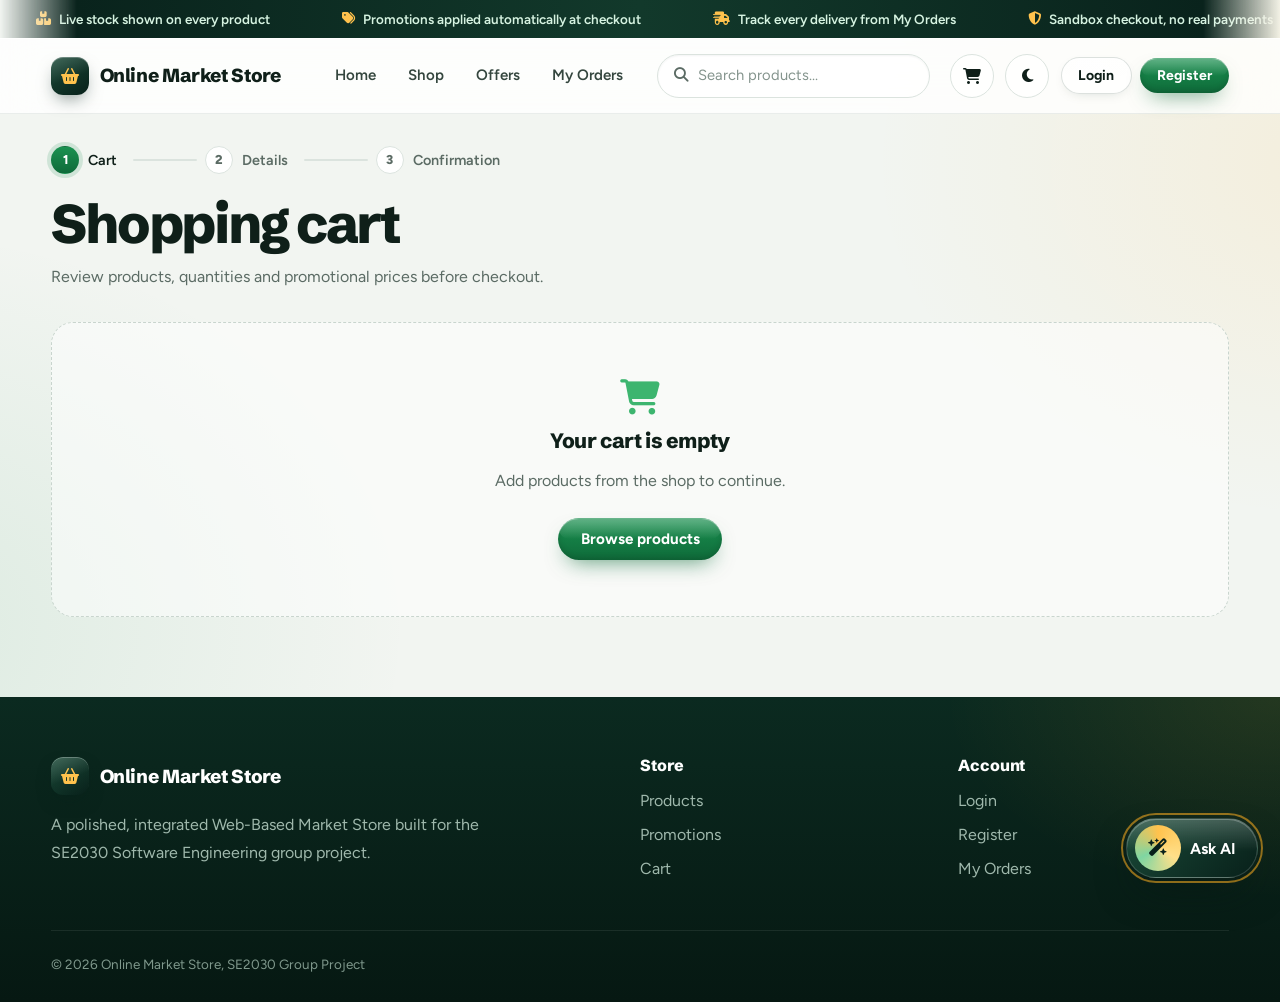
<file: Frontend/cart.html>
<!DOCTYPE html>
<html lang="en">
<head>
  <meta charset="UTF-8">
  <meta name="viewport" content="width=device-width,initial-scale=1.0">
  <meta name="theme-color" content="#0b2a20">
  <title>Cart | Online Market Store</title>
  <link rel="preconnect" href="https://fonts.googleapis.com">
  <link rel="preconnect" href="https://fonts.gstatic.com" crossorigin>
  <link rel="stylesheet" href="https://fonts.googleapis.com/css2?family=Figtree:wght@400;500;600;700;800&amp;family=Schibsted+Grotesk:wght@600;700;800;900&amp;display=swap">
  <link rel="stylesheet" href="https://cdnjs.cloudflare.com/ajax/libs/font-awesome/6.5.0/css/all.min.css">
  <link rel="stylesheet" href="css/market.css">
  <link rel="stylesheet" href="css/chatbot.css">
  <script src="js/theme.js"></script>
  <script src="js/enhance.js" defer></script>
  <script src="js/chatbot-config.js" defer></script>
  <script src="js/chatbot.js" defer></script>
</head>
<body>
  <div class="announce" role="note" aria-label="Store highlights"><div class="announce-track"><span class="announce-item"><i class="fas fa-boxes-stacked"></i> Live stock shown on every product</span><span class="announce-item"><i class="fas fa-tags"></i> Promotions applied automatically at checkout</span><span class="announce-item"><i class="fas fa-truck-fast"></i> Track every delivery from My Orders</span><span class="announce-item"><i class="fas fa-shield-halved"></i> Sandbox checkout, no real payments</span><span class="announce-item"><i class="fas fa-layer-group"></i> 8 departments, 20+ products</span><span class="announce-dup" aria-hidden="true"><span class="announce-item"><i class="fas fa-boxes-stacked"></i> Live stock shown on every product</span><span class="announce-item"><i class="fas fa-tags"></i> Promotions applied automatically at checkout</span><span class="announce-item"><i class="fas fa-truck-fast"></i> Track every delivery from My Orders</span><span class="announce-item"><i class="fas fa-shield-halved"></i> Sandbox checkout, no real payments</span><span class="announce-item"><i class="fas fa-layer-group"></i> 8 departments, 20+ products</span></span></div></div>
  <nav class="navbar">
    <a class="brand" href="index.html"><span class="brand-mark"><i class="fas fa-basket-shopping"></i></span> <span class="brand-name">Online Market Store</span></a>
    <ul class="nav-links">
      <li><a href="index.html">Home</a></li>
      <li><a href="shop.html">Shop</a></li>
      <li><a href="offers.html">Offers</a></li>
      <li><a href="user-dashboard.html">My Orders</a></li>
    </ul>
    <form class="nav-search" action="shop.html" method="get" role="search"><i class="fas fa-search" aria-hidden="true"></i><input name="q" placeholder="Search products..." aria-label="Search products"></form>
    <div class="nav-actions">
      <a class="cart-link" href="cart.html" aria-label="Shopping cart"><i class="fas fa-cart-shopping"></i><span id="cartCount" class="cart-count"></span></a>
      <div id="authActions"></div>
    </div>
  </nav>

  <main class="container">
    <ol class="stepper" aria-label="Checkout progress"><li class="is-current" aria-current="step"><span class="step-num">1</span><span class="step-label">Cart</span></li><li class=""><span class="step-num">2</span><span class="step-label">Details</span></li><li class=""><span class="step-num">3</span><span class="step-label">Confirmation</span></li></ol>
    <div class="page-hero">
      <h1>Shopping cart</h1>
      <p>Review products, quantities and promotional prices before checkout.</p>
    </div>
    <div id="cartArea"></div>
  </main>

  <footer class="footer">
    <div class="container footer-grid">
      <div>
        <a class="brand" href="index.html"><span class="brand-mark"><i class="fas fa-basket-shopping"></i></span> Online Market Store</a>
        <p class="footer-about">A polished, integrated Web-Based Market Store built for the SE2030 Software Engineering group project.</p>
      </div>
      <div>
        <h4>Store</h4>
        <a href="shop.html">Products</a>
        <a href="offers.html">Promotions</a>
        <a href="cart.html">Cart</a>
      </div>
      <div>
        <h4>Account</h4>
        <a href="login.html">Login</a>
        <a href="register.html">Register</a>
        <a href="user-dashboard.html">My Orders</a>
      </div>
    </div>
    <div class="container copyright">© 2026 Online Market Store, SE2030 Group Project</div>
  </footer>

  <script src="js/api.js"></script><script src="js/store.js"></script><script>
function render(){const items=cart.get(),host=document.getElementById('cartArea');if(!items.length){host.innerHTML='<div class="empty"><i class="fas fa-cart-shopping"></i><h3>Your cart is empty</h3><p style="margin:1rem 0 1.5rem">Add products from the shop to continue.</p><a class="btn btn-primary" href="shop.html">Browse products</a></div>';return}let total=0;const rows=items.map((x,i)=>{const sub=Number(x.price)*x.qty;total+=sub;const img=x.image||productImage(x.name,x.category||'');return `<div class="cart-item"><div class="cart-product"><div class="cart-icon"><img src="${img}" alt="${escapeHtml(x.name)}"></div><div><strong>${escapeHtml(x.name)}</strong><div style="color:#94a3b8;font-size:.82rem;margin-top:.2rem">${money(x.price)} each</div></div></div><div style="display:flex;align-items:center;gap:1.2rem;flex-wrap:wrap"><div class="qty"><button onclick="changeQty(${i},-1)">−</button><strong>${x.qty}</strong><button onclick="changeQty(${i},1)">+</button></div><strong style="min-width:120px;text-align:right">${money(sub)}</strong><button class="btn btn-danger btn-sm" onclick="removeItem(${i})"><i class="fas fa-trash"></i></button></div></div>`}).join('');host.innerHTML=`<div class="cart-layout"><section>${rows}</section><aside class="summary"><h3>Order summary</h3><div class="summary-row"><span>Items</span><span>${items.reduce((n,x)=>n+x.qty,0)}</span></div><div class="summary-row"><span>Promotional pricing</span><span style="color:#86efac">Included</span></div><div class="summary-row"><span>Delivery</span><span>Assigned at checkout</span></div><div class="summary-row summary-total"><span>Total</span><span>${money(total)}</span></div><a class="btn btn-primary" href="checkout.html" style="width:100%;margin-top:1rem">Proceed to Checkout</a><button class="btn btn-outline" onclick="cart.clear();render()" style="width:100%;margin-top:.7rem">Clear Cart</button></aside></div>`}window.changeQty=(i,d)=>{const items=cart.get();items[i].qty=Math.max(1,items[i].qty+d);cart.set(items);render()};window.removeItem=i=>{const items=cart.get();items.splice(i,1);cart.set(items);render()};render();
</script></body></html>
</file>
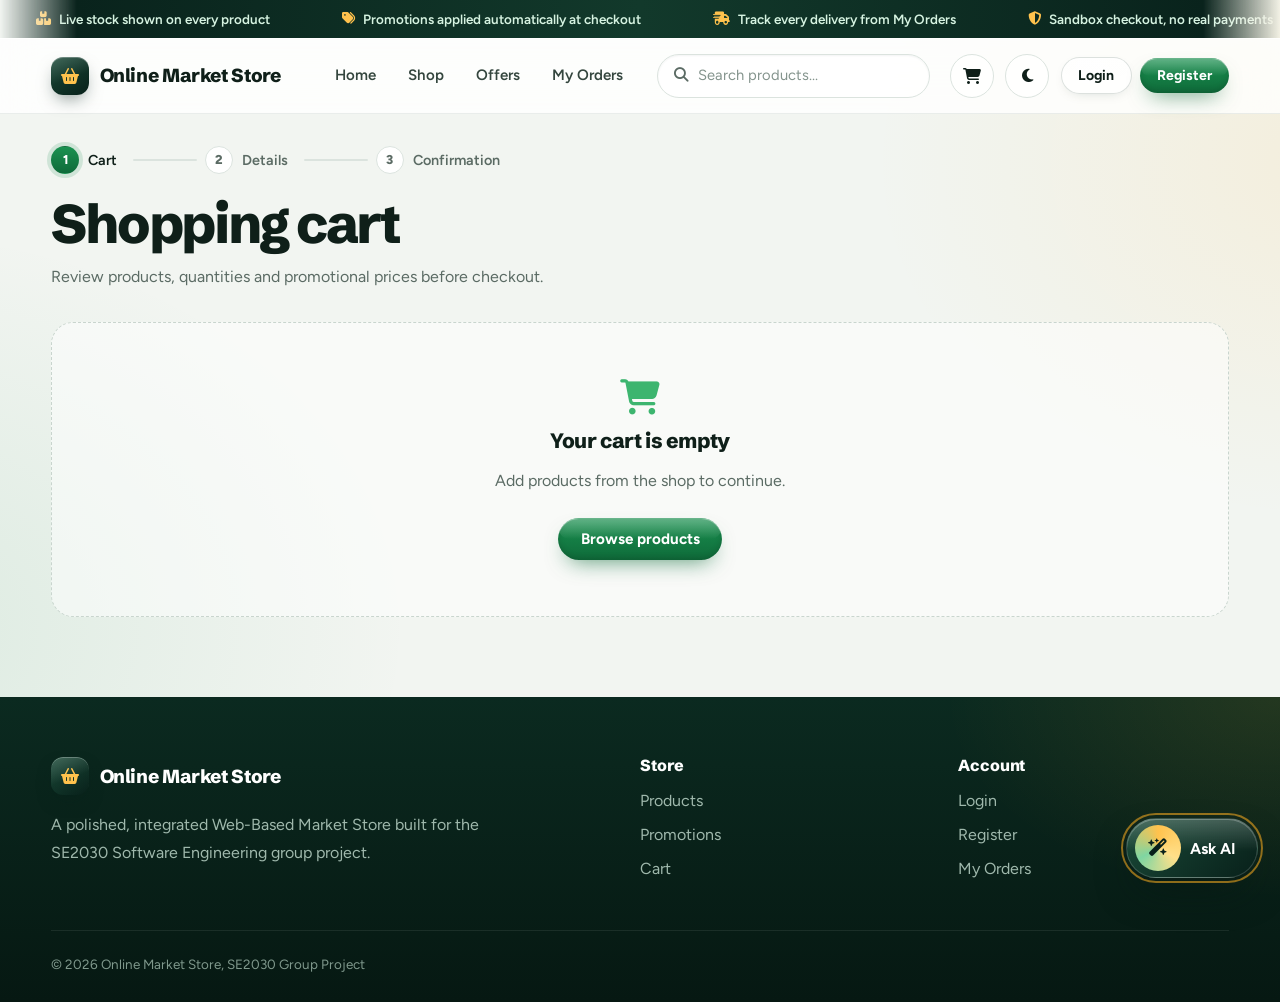
<file: Frontend/checkout.html>
<!DOCTYPE html>
<html lang="en">
<head>
  <meta charset="UTF-8">
  <meta name="viewport" content="width=device-width,initial-scale=1.0">
  <meta name="theme-color" content="#0b2a20">
  <title>Checkout | Online Market Store</title>
  <link rel="preconnect" href="https://fonts.googleapis.com">
  <link rel="preconnect" href="https://fonts.gstatic.com" crossorigin>
  <link rel="stylesheet" href="https://fonts.googleapis.com/css2?family=Figtree:wght@400;500;600;700;800&amp;family=Schibsted+Grotesk:wght@600;700;800;900&amp;display=swap">
  <link rel="stylesheet" href="https://cdnjs.cloudflare.com/ajax/libs/font-awesome/6.5.0/css/all.min.css">
  <link rel="stylesheet" href="css/market.css">
  <script src="js/theme.js"></script>
  <script src="js/enhance.js" defer></script>
</head>
<body>
  <nav class="navbar">
    <a class="brand" href="index.html"><span class="brand-mark"><i class="fas fa-basket-shopping"></i></span> <span class="brand-name">Online Market Store</span></a>
    <ul class="nav-links">
      <li><a href="shop.html">Continue Shopping</a></li>
      <li><a href="cart.html">Back to Cart</a></li>
    </ul>
    <div class="nav-actions">
      <div id="authActions"></div>
    </div>
  </nav>

  <main class="container">
    <ol class="stepper" aria-label="Checkout progress"><li class="is-done"><span class="step-num"><i class="fas fa-check"></i></span><span class="step-label">Cart</span></li><li class="is-current" aria-current="step"><span class="step-num">2</span><span class="step-label">Details</span></li><li class=""><span class="step-num">3</span><span class="step-label">Confirmation</span></li></ol>
    <div class="page-hero">
      <h1>Place your order</h1>
      <p>Promotional effective prices are calculated in the backend and become the OrderItem unit prices used by Order Management.</p>
    </div>
    <div class="cart-layout">
      <section class="checkout-panel" aria-labelledby="detailsTitle">
        <div id="message"></div>
        <div class="panel-block">
          <h3 class="panel-title" id="detailsTitle"><i class="fas fa-location-dot"></i> Delivery details</h3>
          <div class="form-group"><label for="name">Customer name</label><input class="input" id="name" autocomplete="name"></div>
          <div class="form-group"><label for="address">Delivery address</label><textarea class="input" id="address" rows="4" placeholder="House number, street, city" autocomplete="street-address"></textarea></div>
        </div>
        <div class="panel-block">
          <h3 class="panel-title"><i class="fas fa-credit-card"></i> Payment</h3>
          <div class="form-group"><label for="payment">Demo payment method</label><select class="select" id="payment"><option>Visa / Mastercard (Sandbox)</option><option>Cash on Delivery (Demo)</option></select></div>
          <div class="alert alert-success"><i class="fas fa-shield-halved" style="margin-top:.2rem"></i><span><strong>Academic sandbox:</strong> no real card information or real payment is processed.</span></div>
        </div>
        <button class="btn btn-primary" id="placeBtn"><i class="fas fa-circle-check"></i> Confirm &amp; Place Order</button>
      </section>
      <div class="checkout-aside">
        <aside class="summary" id="orderSummary"></aside>
        <ul class="trust-list">
          <li><i class="fas fa-lock"></i><span><strong>Secure demo checkout.</strong> Nothing is charged.</span></li>
          <li><i class="fas fa-tags"></i><span><strong>Prices verified by the backend.</strong> Active promotions are applied to each item.</span></li>
          <li><i class="fas fa-truck-fast"></i><span><strong>Delivery record created automatically</strong> and trackable from My Orders.</span></li>
        </ul>
      </div>
    </div>
  </main>

  <footer class="footer footer--slim"><div class="container copyright">© 2026 Online Market Store, SE2030 Group Project</div></footer>

  <script src="js/api.js"></script><script src="js/store.js"></script><script>
const user=session.get();if(!user){localStorage.setItem('after_login','checkout.html');location.href='login.html'}const items=cart.get();if(!items.length)location.href='cart.html';document.getElementById('name').value=user?.name||'';function summary(){let total=0;document.getElementById('orderSummary').innerHTML='<h3>Order summary</h3>'+items.map(x=>{const s=Number(x.price)*x.qty;total+=s;return `<div class="summary-row"><span>${escapeHtml(x.name)} × ${x.qty}</span><span>${money(s)}</span></div>`}).join('')+`<div class="summary-row"><span>Delivery status</span><span style="color:#86efac">Preparing after checkout</span></div><div class="summary-row summary-total"><span>Total</span><span>${money(total)}</span></div>`}summary();document.getElementById('placeBtn').onclick=async()=>{const name=document.getElementById('name').value.trim(),address=document.getElementById('address').value.trim(),msg=document.getElementById('message');if(!name||!address){msg.innerHTML='<div class="alert alert-error">Name and delivery address are required.</div>';return}const btn=document.getElementById('placeBtn');btn.disabled=true;btn.textContent='Placing order...';try{const result=await api.checkout({customerName:name,deliveryAddress:address,items:items.map(x=>({productId:x.id,quantity:x.qty}))});cart.clear();msg.innerHTML=`<div class="alert alert-success">Order #${result.order.id} placed successfully. A delivery record has been created.</div>`;setTimeout(()=>location.href=`user-dashboard.html?order=${result.order.id}`,900)}catch(e){msg.innerHTML=`<div class="alert alert-error">${escapeHtml(e.message)}</div>`;btn.disabled=false;btn.innerHTML='<i class="fas fa-circle-check"></i> Confirm & Place Order'} };
</script></body></html>
</file>
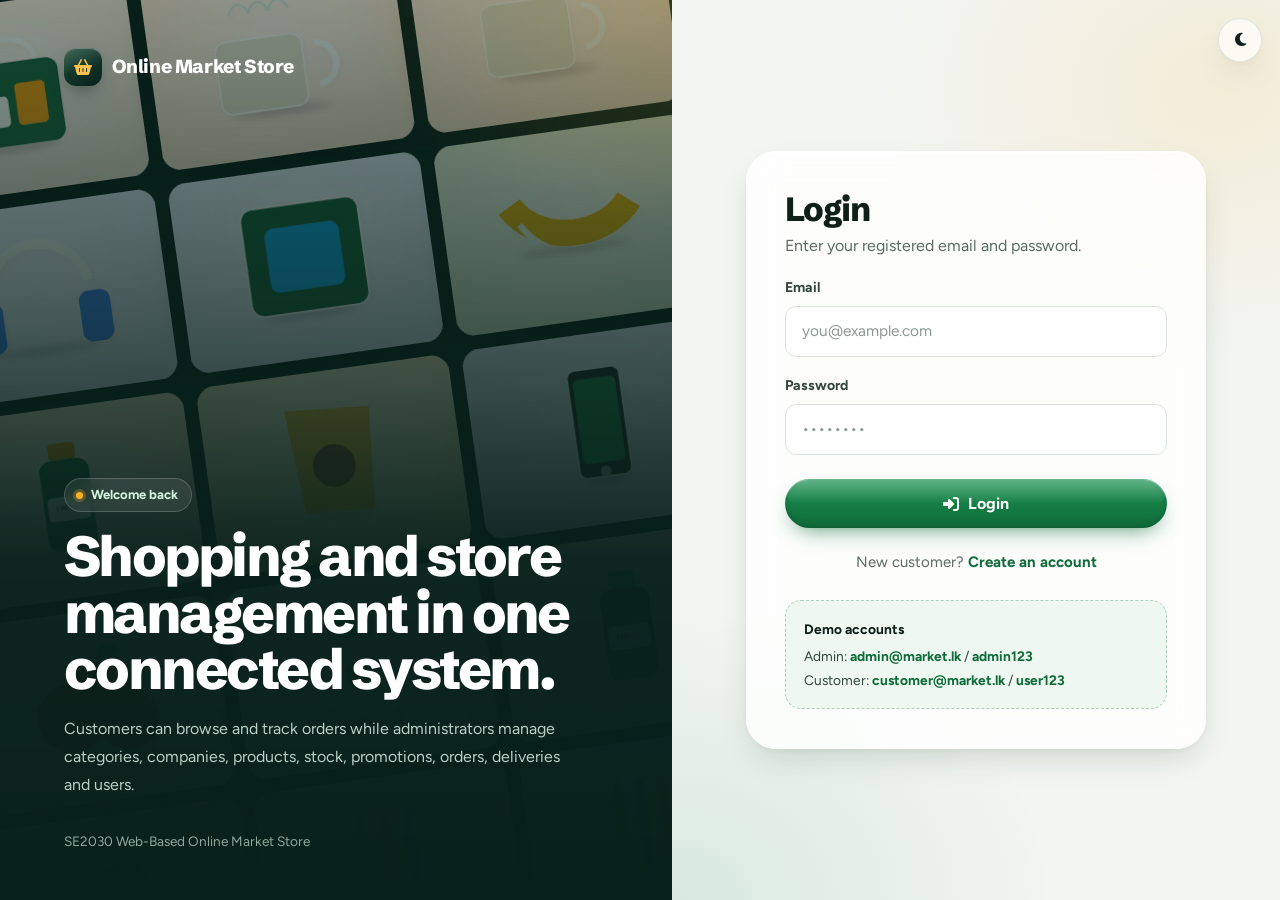
<file: Frontend/login.html>
<!DOCTYPE html>
<html lang="en">
<head>
  <meta charset="UTF-8">
  <meta name="viewport" content="width=device-width,initial-scale=1.0">
  <meta name="theme-color" content="#0b2a20">
  <title>Login | Online Market Store</title>
  <link rel="preconnect" href="https://fonts.googleapis.com">
  <link rel="preconnect" href="https://fonts.gstatic.com" crossorigin>
  <link rel="stylesheet" href="https://fonts.googleapis.com/css2?family=Figtree:wght@400;500;600;700;800&amp;family=Schibsted+Grotesk:wght@600;700;800;900&amp;display=swap">
  <link rel="stylesheet" href="https://cdnjs.cloudflare.com/ajax/libs/font-awesome/6.5.0/css/all.min.css">
  <link rel="stylesheet" href="css/market.css">
  <script src="js/theme.js"></script>
  <script src="js/enhance.js" defer></script>
</head>
<body>
  <div class="auth-layout">
    <section class="auth-art">
      <div class="auth-showcase"><div class="showcase-col"><div class="showcase-track"><figure class="tile"><img src="assets/products/premium-rice.jpg" alt="Premium Rice Pack" loading="lazy"></figure><figure class="tile"><img src="assets/products/wireless-headphones.jpg" alt="Wireless Headphones" loading="lazy"></figure><figure class="tile"><img src="assets/products/mango-juice.jpg" alt="Tropical Mango Juice" loading="lazy"></figure><figure class="tile"><img src="assets/products/fresh-apple.jpg" alt="Fresh Apple Pack" loading="lazy"></figure><figure class="tile"><img src="assets/products/shampoo.jpg" alt="Herbal Shampoo" loading="lazy"></figure><figure class="tile" aria-hidden="true"><img src="assets/products/premium-rice.jpg" alt="" loading="lazy"></figure><figure class="tile" aria-hidden="true"><img src="assets/products/wireless-headphones.jpg" alt="" loading="lazy"></figure><figure class="tile" aria-hidden="true"><img src="assets/products/mango-juice.jpg" alt="" loading="lazy"></figure><figure class="tile" aria-hidden="true"><img src="assets/products/fresh-apple.jpg" alt="" loading="lazy"></figure><figure class="tile" aria-hidden="true"><img src="assets/products/shampoo.jpg" alt="" loading="lazy"></figure></div></div><div class="showcase-col"><div class="showcase-track"><figure class="tile"><img src="assets/products/ceylon-tea.jpg" alt="Ceylon Tea Premium" loading="lazy"></figure><figure class="tile"><img src="assets/products/bluetooth-speaker.jpg" alt="Portable Bluetooth Speaker" loading="lazy"></figure><figure class="tile"><img src="assets/products/cashew-mix.jpg" alt="Roasted Cashew Mix" loading="lazy"></figure><figure class="tile"><img src="assets/products/laundry-liquid.jpg" alt="Eco Laundry Liquid" loading="lazy"></figure><figure class="tile"><img src="assets/products/notebook-set.jpg" alt="Premium Notebook Set" loading="lazy"></figure><figure class="tile" aria-hidden="true"><img src="assets/products/ceylon-tea.jpg" alt="" loading="lazy"></figure><figure class="tile" aria-hidden="true"><img src="assets/products/bluetooth-speaker.jpg" alt="" loading="lazy"></figure><figure class="tile" aria-hidden="true"><img src="assets/products/cashew-mix.jpg" alt="" loading="lazy"></figure><figure class="tile" aria-hidden="true"><img src="assets/products/laundry-liquid.jpg" alt="" loading="lazy"></figure><figure class="tile" aria-hidden="true"><img src="assets/products/notebook-set.jpg" alt="" loading="lazy"></figure></div></div><div class="showcase-col"><div class="showcase-track"><figure class="tile"><img src="assets/products/arabica-coffee.jpg" alt="Arabica Coffee 250g" loading="lazy"></figure><figure class="tile"><img src="assets/products/banana-bunch.jpg" alt="Banana Bunch" loading="lazy"></figure><figure class="tile"><img src="assets/products/fitness-band.jpg" alt="Smart Fitness Band" loading="lazy"></figure><figure class="tile"><img src="assets/products/coconut-milk.jpg" alt="Coconut Milk Pack" loading="lazy"></figure><figure class="tile"><img src="assets/products/ballpoint-pens.jpg" alt="Ballpoint Pen Set" loading="lazy"></figure><figure class="tile" aria-hidden="true"><img src="assets/products/arabica-coffee.jpg" alt="" loading="lazy"></figure><figure class="tile" aria-hidden="true"><img src="assets/products/banana-bunch.jpg" alt="" loading="lazy"></figure><figure class="tile" aria-hidden="true"><img src="assets/products/fitness-band.jpg" alt="" loading="lazy"></figure><figure class="tile" aria-hidden="true"><img src="assets/products/coconut-milk.jpg" alt="" loading="lazy"></figure><figure class="tile" aria-hidden="true"><img src="assets/products/ballpoint-pens.jpg" alt="" loading="lazy"></figure></div></div></div>
      <a class="brand" href="index.html"><span class="brand-mark"><i class="fas fa-basket-shopping"></i></span> <span class="brand-name">Online Market Store</span></a>
      <div>
        <span class="hero-kicker">Welcome back</span>
        <h1 class="auth-headline">Shopping and store management in one connected system.</h1>
        <p class="auth-lede">Customers can browse and track orders while administrators manage categories, companies, products, stock, promotions, orders, deliveries and users.</p>
      </div>
      <small class="auth-foot">SE2030 Web-Based Online Market Store</small>
    </section>
    <section class="auth-form-wrap">
      <form class="auth-card" id="form">
        <h1>Login</h1>
        <p class="auth-sub">Enter your registered email and password.</p>
        <div id="message"></div>
        <div class="form-group"><label for="email">Email</label><input class="input" id="email" type="email" placeholder="you@example.com" autocomplete="email" required></div>
        <div class="form-group"><label for="password">Password</label><input class="input" id="password" type="password" placeholder="••••••••" autocomplete="current-password" required></div>
        <button class="btn btn-primary"><i class="fas fa-right-to-bracket"></i> Login</button>
        <p class="auth-switch">New customer? <a class="link" href="register.html">Create an account</a></p>
        <div class="demo-accounts">
          <strong>Demo accounts</strong>
          Admin: <code>admin@market.lk</code> / <code>admin123</code><br>
          Customer: <code>customer@market.lk</code> / <code>user123</code>
        </div>
      </form>
    </section>
  </div>

  <script src="js/api.js"></script><script src="js/store.js"></script><script>document.getElementById('form').onsubmit=async e=>{e.preventDefault();const msg=document.getElementById('message');try{const u=await api.login(document.getElementById('email').value.trim(),document.getElementById('password').value);session.set(u);const after=localStorage.getItem('after_login');localStorage.removeItem('after_login');location.href=after||(u.role==='ADMIN'?'admin-dashboard.html':'user-dashboard.html')}catch(err){msg.innerHTML=`<div class="alert alert-error">${escapeHtml(err.message)}</div>`}};</script></body></html>
</file>
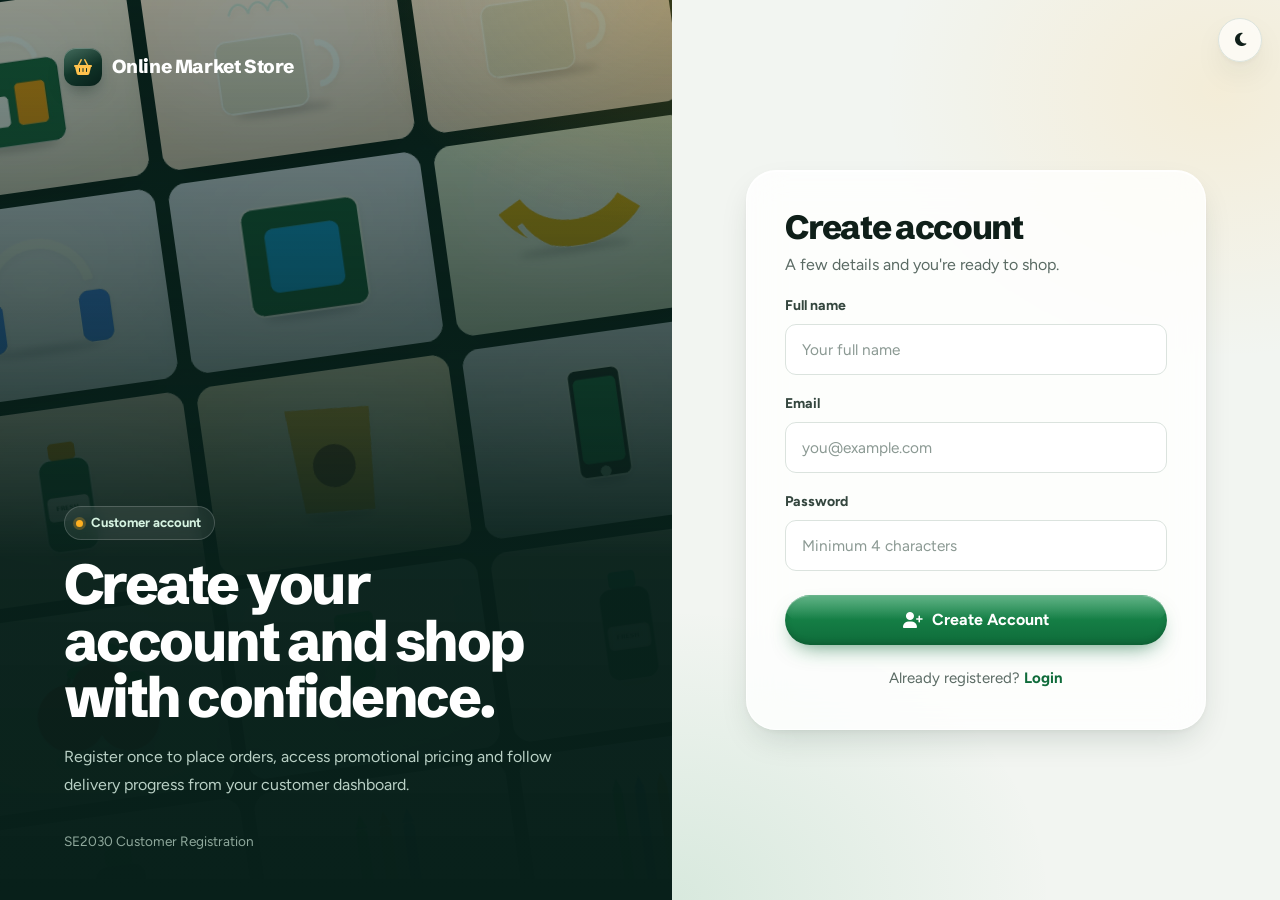
<file: Frontend/register.html>
<!DOCTYPE html>
<html lang="en">
<head>
  <meta charset="UTF-8">
  <meta name="viewport" content="width=device-width,initial-scale=1.0">
  <meta name="theme-color" content="#0b2a20">
  <title>Register | Online Market Store</title>
  <link rel="preconnect" href="https://fonts.googleapis.com">
  <link rel="preconnect" href="https://fonts.gstatic.com" crossorigin>
  <link rel="stylesheet" href="https://fonts.googleapis.com/css2?family=Figtree:wght@400;500;600;700;800&amp;family=Schibsted+Grotesk:wght@600;700;800;900&amp;display=swap">
  <link rel="stylesheet" href="https://cdnjs.cloudflare.com/ajax/libs/font-awesome/6.5.0/css/all.min.css">
  <link rel="stylesheet" href="css/market.css">
  <script src="js/theme.js"></script>
  <script src="js/enhance.js" defer></script>
</head>
<body>
  <div class="auth-layout">
    <section class="auth-art">
      <div class="auth-showcase"><div class="showcase-col"><div class="showcase-track"><figure class="tile"><img src="assets/products/premium-rice.jpg" alt="Premium Rice Pack" loading="lazy"></figure><figure class="tile"><img src="assets/products/wireless-headphones.jpg" alt="Wireless Headphones" loading="lazy"></figure><figure class="tile"><img src="assets/products/mango-juice.jpg" alt="Tropical Mango Juice" loading="lazy"></figure><figure class="tile"><img src="assets/products/fresh-apple.jpg" alt="Fresh Apple Pack" loading="lazy"></figure><figure class="tile"><img src="assets/products/shampoo.jpg" alt="Herbal Shampoo" loading="lazy"></figure><figure class="tile" aria-hidden="true"><img src="assets/products/premium-rice.jpg" alt="" loading="lazy"></figure><figure class="tile" aria-hidden="true"><img src="assets/products/wireless-headphones.jpg" alt="" loading="lazy"></figure><figure class="tile" aria-hidden="true"><img src="assets/products/mango-juice.jpg" alt="" loading="lazy"></figure><figure class="tile" aria-hidden="true"><img src="assets/products/fresh-apple.jpg" alt="" loading="lazy"></figure><figure class="tile" aria-hidden="true"><img src="assets/products/shampoo.jpg" alt="" loading="lazy"></figure></div></div><div class="showcase-col"><div class="showcase-track"><figure class="tile"><img src="assets/products/ceylon-tea.jpg" alt="Ceylon Tea Premium" loading="lazy"></figure><figure class="tile"><img src="assets/products/bluetooth-speaker.jpg" alt="Portable Bluetooth Speaker" loading="lazy"></figure><figure class="tile"><img src="assets/products/cashew-mix.jpg" alt="Roasted Cashew Mix" loading="lazy"></figure><figure class="tile"><img src="assets/products/laundry-liquid.jpg" alt="Eco Laundry Liquid" loading="lazy"></figure><figure class="tile"><img src="assets/products/notebook-set.jpg" alt="Premium Notebook Set" loading="lazy"></figure><figure class="tile" aria-hidden="true"><img src="assets/products/ceylon-tea.jpg" alt="" loading="lazy"></figure><figure class="tile" aria-hidden="true"><img src="assets/products/bluetooth-speaker.jpg" alt="" loading="lazy"></figure><figure class="tile" aria-hidden="true"><img src="assets/products/cashew-mix.jpg" alt="" loading="lazy"></figure><figure class="tile" aria-hidden="true"><img src="assets/products/laundry-liquid.jpg" alt="" loading="lazy"></figure><figure class="tile" aria-hidden="true"><img src="assets/products/notebook-set.jpg" alt="" loading="lazy"></figure></div></div><div class="showcase-col"><div class="showcase-track"><figure class="tile"><img src="assets/products/arabica-coffee.jpg" alt="Arabica Coffee 250g" loading="lazy"></figure><figure class="tile"><img src="assets/products/banana-bunch.jpg" alt="Banana Bunch" loading="lazy"></figure><figure class="tile"><img src="assets/products/fitness-band.jpg" alt="Smart Fitness Band" loading="lazy"></figure><figure class="tile"><img src="assets/products/coconut-milk.jpg" alt="Coconut Milk Pack" loading="lazy"></figure><figure class="tile"><img src="assets/products/ballpoint-pens.jpg" alt="Ballpoint Pen Set" loading="lazy"></figure><figure class="tile" aria-hidden="true"><img src="assets/products/arabica-coffee.jpg" alt="" loading="lazy"></figure><figure class="tile" aria-hidden="true"><img src="assets/products/banana-bunch.jpg" alt="" loading="lazy"></figure><figure class="tile" aria-hidden="true"><img src="assets/products/fitness-band.jpg" alt="" loading="lazy"></figure><figure class="tile" aria-hidden="true"><img src="assets/products/coconut-milk.jpg" alt="" loading="lazy"></figure><figure class="tile" aria-hidden="true"><img src="assets/products/ballpoint-pens.jpg" alt="" loading="lazy"></figure></div></div></div>
      <a class="brand" href="index.html"><span class="brand-mark"><i class="fas fa-basket-shopping"></i></span> <span class="brand-name">Online Market Store</span></a>
      <div>
        <span class="hero-kicker">Customer account</span>
        <h1 class="auth-headline">Create your account and shop with confidence.</h1>
        <p class="auth-lede">Register once to place orders, access promotional pricing and follow delivery progress from your customer dashboard.</p>
      </div>
      <small class="auth-foot">SE2030 Customer Registration</small>
    </section>
    <section class="auth-form-wrap">
      <form class="auth-card" id="form">
        <h1>Create account</h1>
        <p class="auth-sub">A few details and you're ready to shop.</p>
        <div id="message"></div>
        <div class="form-group"><label for="name">Full name</label><input class="input" id="name" placeholder="Your full name" autocomplete="name" required></div>
        <div class="form-group"><label for="email">Email</label><input class="input" id="email" type="email" placeholder="you@example.com" autocomplete="email" required></div>
        <div class="form-group"><label for="password">Password</label><input class="input" id="password" type="password" minlength="4" placeholder="Minimum 4 characters" autocomplete="new-password" required></div>
        <button class="btn btn-primary"><i class="fas fa-user-plus"></i> Create Account</button>
        <p class="auth-switch">Already registered? <a class="link" href="login.html">Login</a></p>
      </form>
    </section>
  </div>

  <script src="js/api.js"></script><script src="js/store.js"></script><script>document.getElementById('form').onsubmit=async e=>{e.preventDefault();const msg=document.getElementById('message');try{const u=await api.register({name:document.getElementById('name').value.trim(),email:document.getElementById('email').value.trim(),password:document.getElementById('password').value,role:'CUSTOMER'});session.set(u);location.href='user-dashboard.html'}catch(err){msg.innerHTML=`<div class="alert alert-error">${escapeHtml(err.message)}</div>`}};</script></body></html>
</file>
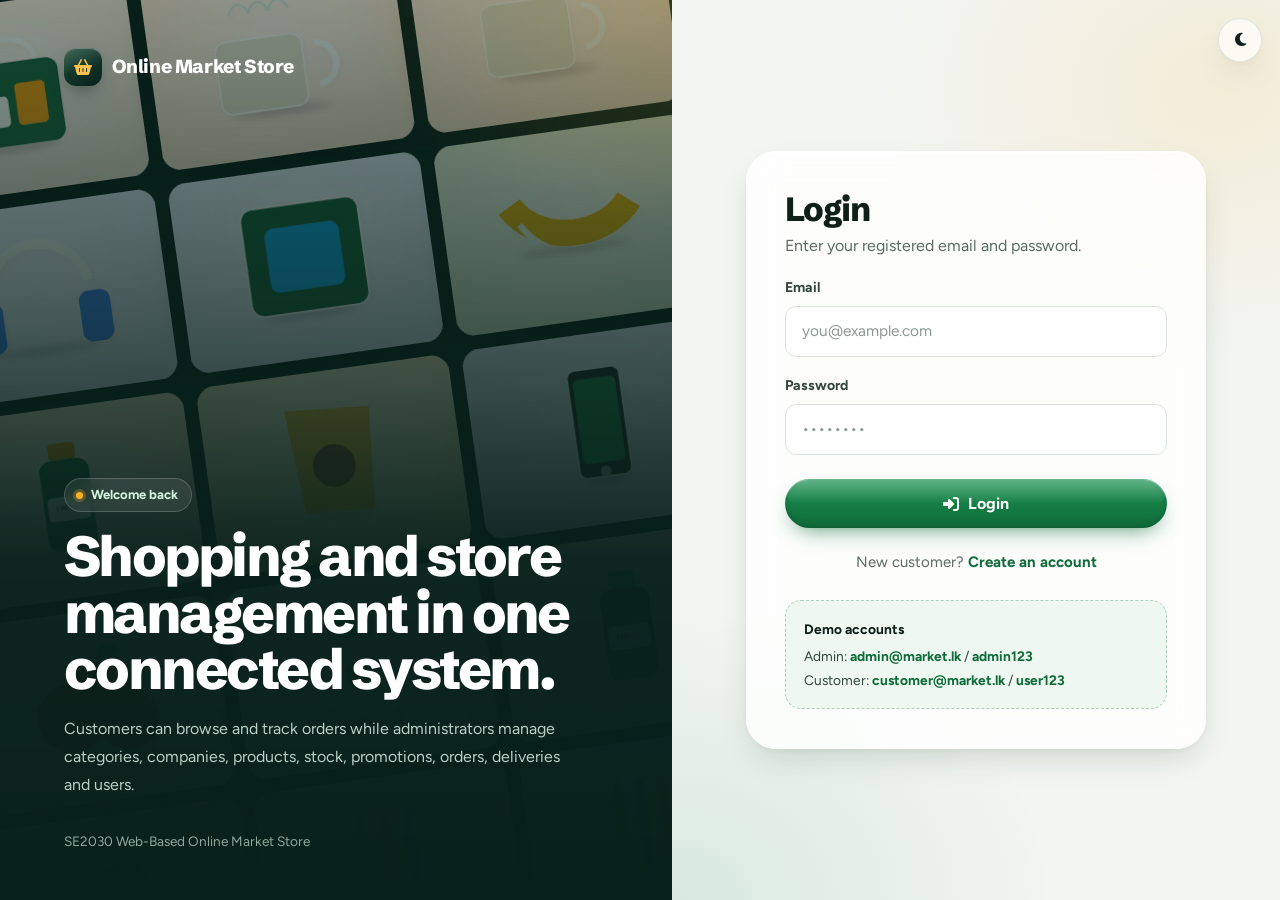
<file: Frontend/user-dashboard.html>
<!DOCTYPE html>
<html lang="en">
<head>
  <meta charset="UTF-8">
  <meta name="viewport" content="width=device-width,initial-scale=1.0">
  <meta name="theme-color" content="#0b2a20">
  <title>My Account | Online Market Store</title>
  <link rel="preconnect" href="https://fonts.googleapis.com">
  <link rel="preconnect" href="https://fonts.gstatic.com" crossorigin>
  <link rel="stylesheet" href="https://fonts.googleapis.com/css2?family=Figtree:wght@400;500;600;700;800&amp;family=Schibsted+Grotesk:wght@600;700;800;900&amp;display=swap">
  <link rel="stylesheet" href="https://cdnjs.cloudflare.com/ajax/libs/font-awesome/6.5.0/css/all.min.css">
  <link rel="stylesheet" href="css/market.css">
  <link rel="stylesheet" href="css/chatbot.css">
  <script src="js/theme.js"></script>
  <script src="js/enhance.js" defer></script>
  <script src="js/chatbot-config.js" defer></script>
  <script src="js/chatbot.js" defer></script>
</head>
<body>
  <div class="announce" role="note" aria-label="Store highlights"><div class="announce-track"><span class="announce-item"><i class="fas fa-boxes-stacked"></i> Live stock shown on every product</span><span class="announce-item"><i class="fas fa-tags"></i> Promotions applied automatically at checkout</span><span class="announce-item"><i class="fas fa-truck-fast"></i> Track every delivery from My Orders</span><span class="announce-item"><i class="fas fa-shield-halved"></i> Sandbox checkout, no real payments</span><span class="announce-item"><i class="fas fa-layer-group"></i> 8 departments, 20+ products</span><span class="announce-dup" aria-hidden="true"><span class="announce-item"><i class="fas fa-boxes-stacked"></i> Live stock shown on every product</span><span class="announce-item"><i class="fas fa-tags"></i> Promotions applied automatically at checkout</span><span class="announce-item"><i class="fas fa-truck-fast"></i> Track every delivery from My Orders</span><span class="announce-item"><i class="fas fa-shield-halved"></i> Sandbox checkout, no real payments</span><span class="announce-item"><i class="fas fa-layer-group"></i> 8 departments, 20+ products</span></span></div></div>
  <nav class="navbar">
    <a class="brand" href="index.html"><span class="brand-mark"><i class="fas fa-basket-shopping"></i></span> <span class="brand-name">Online Market Store</span></a>
    <ul class="nav-links">
      <li><a href="index.html">Home</a></li>
      <li><a href="shop.html">Shop</a></li>
      <li><a href="offers.html">Offers</a></li>
      <li><a class="active" aria-current="page" href="user-dashboard.html">My Orders</a></li>
    </ul>
    <form class="nav-search" action="shop.html" method="get" role="search"><i class="fas fa-search" aria-hidden="true"></i><input name="q" placeholder="Search products..." aria-label="Search products"></form>
    <div class="nav-actions">
      <a class="cart-link" href="cart.html" aria-label="Shopping cart"><i class="fas fa-cart-shopping"></i><span id="cartCount" class="cart-count"></span></a>
      <div id="authActions"></div>
    </div>
  </nav>

  <main class="container">
    <ol class="breadcrumb" aria-label="Breadcrumb"><li><a href="index.html">Home</a></li><li aria-current="page">My account</li></ol>
    <div class="page-hero">
      <h1 id="welcome">Welcome</h1>
      <p>Continue shopping, discover active offers and track order and delivery progress in one place.</p>
    </div>
    <section class="dashboard-shortcuts" aria-label="Shortcuts">
      <a class="category-card" href="shop.html"><img class="category-thumb" src="assets/products/category-groceries.jpg" alt=""><div><strong>Browse Products</strong><div class="sub">Explore the full catalogue</div></div></a>
      <a class="category-card" href="offers.html"><img class="category-thumb" src="assets/products/category-electronics.jpg" alt=""><div><strong>Special Offers</strong><div class="sub">See current discounts</div></div></a>
      <a class="category-card" href="cart.html"><img class="category-thumb" src="assets/products/category-household.jpg" alt=""><div><strong>My Cart</strong><div class="sub">Review selected items</div></div></a>
    </section>
    <section>
      <div class="section-head" data-reveal>
        <div>
          <h2>My orders</h2>
          <p>Your placed orders and latest delivery status appear below.</p>
        </div>
      </div>
      <div id="orders"><div class="spinner"><i class="fas fa-spinner fa-spin"></i></div></div>
    </section>
  </main>

  <footer class="footer">
    <div class="container footer-grid">
      <div>
        <a class="brand" href="index.html"><span class="brand-mark"><i class="fas fa-basket-shopping"></i></span> Online Market Store</a>
        <p class="footer-about">A polished, integrated Web-Based Market Store built for the SE2030 Software Engineering group project.</p>
      </div>
      <div>
        <h4>Store</h4>
        <a href="shop.html">Products</a>
        <a href="offers.html">Promotions</a>
        <a href="cart.html">Cart</a>
      </div>
      <div>
        <h4>Account</h4>
        <a href="login.html">Login</a>
        <a href="register.html">Register</a>
        <a href="user-dashboard.html">My Orders</a>
      </div>
    </div>
    <div class="container copyright">© 2026 Online Market Store, SE2030 Group Project</div>
  </footer>

  <script src="js/api.js"></script><script src="js/store.js"></script><script>
const user=session.get();if(!user){location.href='login.html'}if(user.role==='ADMIN')location.href='admin-dashboard.html';document.getElementById('welcome').textContent=`Welcome, ${user.name}`;async function loadOrders(){try{const orders=await api.orders(user.name);const host=document.getElementById('orders');if(!orders.length){host.innerHTML='<div class="empty"><i class="fas fa-receipt"></i><h3>No orders yet</h3><p style="margin:1rem 0 1.5rem">Your completed checkout orders will appear here.</p><a class="btn btn-primary" href="shop.html">Start shopping</a></div>';return}const rows=[];for(const o of orders){let delivery=null;try{delivery=await api.deliveryByOrder(o.id)}catch(_){delivery=null}rows.push(`<article class="order-card"><div class="order-top"><div><div style="color:#86efac;font-weight:900;font-size:.72rem;letter-spacing:.8px">ORDER #${o.id}</div><h3 style="margin:.25rem 0">${new Date(o.orderDate).toLocaleString()}</h3><div class="order-meta">Order: ${escapeHtml(o.status)} • Delivery: ${delivery?escapeHtml(delivery.deliveryStatus):'Not assigned yet'}</div></div><div style="text-align:right"><span class="order-status">${escapeHtml(o.status)}</span><div style="font-size:1.35rem;font-weight:900;margin-top:.65rem">${money(o.totalAmount)}</div></div></div><div style="margin-top:1rem"><button class="btn btn-outline btn-sm" onclick="showOrder(${o.id})">View details</button></div></article>`)}host.innerHTML=rows.join('')}catch(e){document.getElementById('orders').innerHTML=`<div class="empty">${escapeHtml(e.message)}</div>`}}window.showOrder=async id=>{try{const d=await api.order(id);alert(`Order #${d.order.id}\nStatus: ${d.order.status}\nTotal: ${money(d.order.totalAmount)}\nDelivery: ${d.delivery?d.delivery.deliveryStatus:'Not assigned yet'}\n\n${d.items.map(x=>`${x.product.name} x ${x.quantity}`).join('\n')}`)}catch(e){toast(e.message,true)}};loadOrders();
</script></body></html>
</file>
<file: Frontend/css/market.css>
/* =====================================================================
   Online Market Store — storefront stylesheet
   Theme: "Canopy & Mango"
   Deep tea-estate green for structure, a vivid leaf green for actions,
   mango for savings, on a cool mist-white base. Glass surfaces are used
   where something floats over something else (nav, hero, summaries).
   ---------------------------------------------------------------------
   This file only styles. Every class / id produced by js/store.js and
   the inline page scripts is covered below; nothing here changes logic.
   ===================================================================== */

/* ---------- 1. Tokens ---------------------------------------------- */
:root {
  /* Structure */
  --canopy-950: #061812;
  --canopy-900: #08201a;
  --canopy-800: #0b2a20;
  --canopy-700: #12392b;
  --canopy-600: #1a4a38;

  /* Action */
  --leaf-700: #0f6b3a;
  --leaf-600: #137a41;
  --leaf-500: #1a9150;
  --leaf-400: #3db56f;
  --leaf-300: #7fd6a2;
  --leaf-100: #dcf2e4;
  --leaf-50:  #eef8f1;

  /* Savings */
  --mango-500: #ffb020;
  --mango-400: #ffc24d;
  --mango-100: #fff1d1;
  --mango-ink: #6e4300;

  /* Neutrals */
  --mist:   #f2f5f1;
  --mist-2: #e7ede8;
  --paper:  #ffffff;
  --ink:    #0f1f19;
  --ink-2:  #34463e;
  --muted:  #5b6b64;
  --line:   #dbe3de;
  --line-2: #e9efeb;

  --danger:    #c2362b;
  --danger-50: #fdecea;

  /* Glass */
  --glass:        rgba(255, 255, 255, .64);
  --glass-strong: rgba(255, 255, 255, .82);
  --glass-edge:   rgba(255, 255, 255, .75);
  --glass-dark:   rgba(11, 42, 32, .55);
  --blur:         saturate(160%) blur(18px);

  /* Depth */
  --shadow-1: 0 1px 2px rgba(11, 42, 32, .06), 0 2px 8px rgba(11, 42, 32, .04);
  --shadow-2: 0 2px 4px rgba(11, 42, 32, .04), 0 14px 34px -10px rgba(11, 42, 32, .18);
  --shadow-3: 0 34px 70px -24px rgba(6, 24, 18, .45);

  /* Shape */
  --r-xl: 30px;
  --r-lg: 22px;
  --r-md: 16px;
  --r-sm: 11px;
  --pill: 999px;

  /* Type */
  --font-display: "Schibsted Grotesk", "Figtree", system-ui, -apple-system, "Segoe UI", sans-serif;
  --font-body: "Figtree", system-ui, -apple-system, "Segoe UI", Roboto, sans-serif;
  --font-num: "Figtree", system-ui, -apple-system, "Segoe UI", Roboto, sans-serif; /* cleaner currency figures */

  /* Motion */
  --ease: cubic-bezier(.2, .7, .2, 1);
  --t-fast: .18s var(--ease);
  --t: .32s var(--ease);

  --nav-h: 76px;
}

/* ---------- 2. Base ------------------------------------------------- */
*, *::before, *::after { box-sizing: border-box; margin: 0; padding: 0; }

html { scroll-behavior: smooth; -webkit-text-size-adjust: 100%; }

body {
  font-family: var(--font-body);
  font-size: 1rem;
  line-height: 1.55;
  color: var(--ink);
  background: var(--mist);
  min-height: 100vh;
  overflow-x: hidden;
  -webkit-font-smoothing: antialiased;
  text-rendering: optimizeLegibility;
}

/* Soft colour fields behind everything, so glass has something to refract */
body::before {
  content: "";
  position: fixed;
  inset: 0;
  z-index: -1;
  pointer-events: none;
  background:
    radial-gradient(42rem 32rem at 105% 18%, rgba(255, 176, 32, .10), transparent 70%),
    radial-gradient(48rem 36rem at -10% 70%, rgba(26, 145, 80, .10), transparent 70%),
    var(--mist);
}

img { max-width: 100%; display: block; }
a { color: inherit; }
button, input, select, textarea { font: inherit; color: inherit; }

h1, h2, h3, h4 {
  font-family: var(--font-display);
  color: var(--ink);
  line-height: 1.1;
  letter-spacing: -.02em;
  font-weight: 800;
}

::selection { background: var(--leaf-100); color: var(--canopy-900); }

:focus-visible {
  outline: 3px solid var(--mango-500);
  outline-offset: 3px;
  border-radius: 8px;
}

.container { width: min(1280px, 92%); margin-inline: auto; }
main { display: block; }
.green { color: var(--leaf-600); } /* legacy helper, kept for safety */

/* ---------- 3. Navigation ------------------------------------------ */
.navbar {
  position: sticky;
  top: 0;
  z-index: 1000;
  height: var(--nav-h);
  display: flex;
  align-items: center;
  gap: 1.25rem;
  padding: 0 max(4%, calc((100% - 1280px) / 2));
  background: var(--glass-strong);
  -webkit-backdrop-filter: var(--blur);
  backdrop-filter: var(--blur);
  border-bottom: 1px solid rgba(11, 42, 32, .08);
  box-shadow: 0 1px 0 rgba(255, 255, 255, .8) inset;
}

.brand {
  display: inline-flex;
  align-items: center;
  gap: .65rem;
  text-decoration: none;
  color: var(--ink);
  font-family: var(--font-display);
  font-size: 1.18rem;
  font-weight: 800;
  letter-spacing: -.02em;
  white-space: nowrap;
}

.brand-mark {
  width: 38px;
  height: 38px;
  flex: none;
  display: grid;
  place-items: center;
  border-radius: 12px;
  color: var(--mango-400);
  font-size: 1rem;
  background:
    linear-gradient(160deg, rgba(255, 255, 255, .18), transparent 55%),
    linear-gradient(145deg, var(--canopy-600), var(--canopy-900));
  box-shadow:
    inset 0 1px 0 rgba(255, 255, 255, .25),
    0 8px 18px -6px rgba(8, 32, 26, .55);
}
.brand-mark i { color: inherit; }
.brand-name { display: inline; }

.nav-links {
  display: flex;
  align-items: center;
  gap: .2rem;
  list-style: none;
  margin-left: 1.25rem;
  flex: 1;
}

.nav-links a {
  display: inline-flex;
  align-items: center;
  padding: .55rem .9rem;
  border-radius: var(--pill);
  color: var(--ink-2);
  font-weight: 600;
  font-size: .94rem;
  text-decoration: none;
  transition: background var(--t-fast), color var(--t-fast);
  white-space: nowrap;
}
.nav-links a:hover { background: rgba(11, 42, 32, .06); color: var(--ink); }
.nav-links a.active {
  color: var(--canopy-900);
  background: var(--leaf-100);
  box-shadow: inset 0 0 0 1px rgba(19, 122, 65, .14);
}

.nav-search {
  position: relative;
  display: flex;
  align-items: center;
  gap: .6rem;
  width: min(320px, 26vw);
  padding: 0 1rem;
  height: 44px;
  border-radius: var(--pill);
  background: rgba(255, 255, 255, .7);
  border: 1px solid var(--line);
  box-shadow: inset 0 1px 2px rgba(11, 42, 32, .05);
  transition: border-color var(--t-fast), box-shadow var(--t-fast), background var(--t-fast);
}
.nav-search i { color: var(--muted); font-size: .9rem; }
.nav-search input {
  width: 100%;
  border: 0;
  outline: 0;
  background: transparent;
  color: var(--ink);
  font-size: .92rem;
}
.nav-search input::placeholder { color: #84948d; }
.nav-search:focus-within {
  background: #fff;
  border-color: var(--leaf-500);
  box-shadow: 0 0 0 4px rgba(26, 145, 80, .14);
}

.nav-actions { display: flex; align-items: center; gap: .7rem; margin-left: auto; }
.nav-links + .nav-actions { margin-left: 0; }

.cart-link {
  position: relative;
  width: 44px;
  height: 44px;
  flex: none;
  display: grid;
  place-items: center;
  border-radius: 50%;
  color: var(--ink);
  text-decoration: none;
  background: rgba(255, 255, 255, .7);
  border: 1px solid var(--line);
  transition: transform var(--t-fast), border-color var(--t-fast), box-shadow var(--t-fast);
}
.cart-link:hover { transform: translateY(-1px); border-color: var(--leaf-400); box-shadow: var(--shadow-1); }

/* #cartCount — JS toggles inline display only */
.cart-count,
#cartCount {
  position: absolute;
  top: -6px;
  right: -6px;
  min-width: 21px;
  height: 21px;
  padding: 0 6px;
  align-items: center;
  justify-content: center;
  border-radius: var(--pill);
  background: var(--mango-500);
  color: var(--canopy-900);
  font-size: .7rem;
  font-weight: 800;
  line-height: 1;
  border: 2px solid #fff;
  font-variant-numeric: tabular-nums;
}
.cart-count { display: none; }

#authActions { display: flex; align-items: center; gap: .5rem; }
#authActions .btn { padding: .6rem 1.05rem; font-size: .88rem; }

/* ---------- 4. Buttons — liquid glass ------------------------------ */
.btn {
  position: relative;
  isolation: isolate;
  overflow: hidden;
  display: inline-flex;
  align-items: center;
  justify-content: center;
  gap: .55rem;
  padding: .8rem 1.4rem;
  border: 0;
  border-radius: var(--pill);
  font-family: var(--font-body);
  font-size: .95rem;
  font-weight: 700;
  line-height: 1.1;
  text-decoration: none;
  white-space: nowrap;
  cursor: pointer;
  transition: transform var(--t-fast), box-shadow var(--t), background var(--t), color var(--t-fast), border-color var(--t-fast);
}

/* glossy top highlight */
.btn::before {
  content: "";
  position: absolute;
  inset: 1px 1px 50% 1px;
  z-index: -1;
  border-radius: inherit;
  background: linear-gradient(180deg, rgba(255, 255, 255, .34), rgba(255, 255, 255, 0));
  opacity: .9;
  pointer-events: none;
}

/* moving sheen on hover */
.btn::after {
  content: "";
  position: absolute;
  top: 0;
  bottom: 0;
  left: -60%;
  width: 45%;
  z-index: -1;
  background: linear-gradient(100deg, transparent, rgba(255, 255, 255, .38), transparent);
  transform: skewX(-18deg);
  transition: left .65s var(--ease);
  pointer-events: none;
}
.btn:hover::after { left: 120%; }
.btn:hover { transform: translateY(-2px); }
.btn:active { transform: translateY(0) scale(.98); }

.btn:disabled,
.btn[disabled] {
  cursor: not-allowed;
  transform: none;
  filter: saturate(.2);
  opacity: .5;
  box-shadow: none;
}
.btn:disabled::after { display: none; }

.btn-primary {
  color: #fff;
  background: linear-gradient(180deg, var(--leaf-500), var(--leaf-700));
  box-shadow:
    inset 0 1px 0 rgba(255, 255, 255, .35),
    inset 0 -2px 6px rgba(0, 0, 0, .14),
    0 10px 22px -10px rgba(15, 107, 58, .75);
}
.btn-primary:hover {
  background: linear-gradient(180deg, #1d9d57, var(--leaf-600));
  box-shadow:
    inset 0 1px 0 rgba(255, 255, 255, .4),
    inset 0 -2px 6px rgba(0, 0, 0, .12),
    0 16px 30px -12px rgba(15, 107, 58, .8);
}

.btn-outline {
  color: var(--ink);
  background: var(--glass);
  -webkit-backdrop-filter: var(--blur);
  backdrop-filter: var(--blur);
  border: 1px solid rgba(11, 42, 32, .14);
  box-shadow: inset 0 1px 0 var(--glass-edge), 0 4px 14px -8px rgba(11, 42, 32, .25);
}
.btn-outline::before { opacity: .55; }
.btn-outline:hover {
  border-color: var(--leaf-500);
  color: var(--leaf-700);
  background: rgba(255, 255, 255, .88);
}

.btn-danger {
  color: var(--danger);
  background: var(--danger-50);
  border: 1px solid rgba(194, 54, 43, .18);
}
.btn-danger::before { opacity: .4; }
.btn-danger:hover { background: var(--danger); color: #fff; }

.btn-sm { padding: .5rem .85rem; font-size: .82rem; }

.link {
  color: var(--leaf-700);
  font-weight: 700;
  text-decoration: none;
  display: inline-flex;
  align-items: center;
  gap: .45rem;
  transition: gap var(--t-fast), color var(--t-fast);
}
.link:hover { color: var(--canopy-900); gap: .7rem; }

/* ---------- 5. Shared labels --------------------------------------- */
.hero-kicker {
  display: inline-flex;
  align-items: center;
  gap: .5rem;
  margin-bottom: 1rem;
  padding: .38rem .8rem .38rem .7rem;
  border-radius: var(--pill);
  background: var(--leaf-50);
  border: 1px solid rgba(19, 122, 65, .16);
  color: var(--leaf-700);
  font-size: .82rem;
  font-weight: 700;
  letter-spacing: 0;
}
.hero-kicker::before {
  content: "";
  width: 7px;
  height: 7px;
  border-radius: 50%;
  background: var(--leaf-500);
  box-shadow: 0 0 0 3px rgba(26, 145, 80, .18);
}
.hero-kicker i { display: none; }

.pill {
  display: inline-flex;
  align-items: center;
  gap: .4rem;
  padding: .45rem .8rem;
  border-radius: var(--pill);
  background: var(--paper);
  border: 1px solid var(--line);
  color: var(--ink-2);
  font-size: .82rem;
  font-weight: 600;
}
.pill i { color: var(--muted); }
.pill.stock-low { background: var(--mango-100); border-color: #f5d590; color: var(--mango-ink); }
.pill.stock-out { background: var(--danger-50); border-color: #f2c4bf; color: var(--danger); }

/* ---------- 6. Home hero ------------------------------------------- */
.hero {
  position: relative;
  overflow: hidden;
  color: #fff;
  background:
    radial-gradient(38rem 26rem at 88% 8%, rgba(255, 176, 32, .20), transparent 65%),
    radial-gradient(44rem 30rem at 0% 100%, rgba(61, 181, 111, .22), transparent 65%),
    linear-gradient(160deg, var(--canopy-700), var(--canopy-900) 60%, var(--canopy-950));
  padding: 5rem 0 7.5rem;
}

.hero-inner {
  position: relative;
  z-index: 1;
  display: grid;
  grid-template-columns: 1.05fr .95fr;
  align-items: center;
  gap: 4rem;
}

.hero .hero-kicker {
  background: rgba(255, 255, 255, .08);
  border-color: rgba(255, 255, 255, .16);
  color: #d6f3e1;
  -webkit-backdrop-filter: blur(8px);
  backdrop-filter: blur(8px);
}
.hero .hero-kicker::before { background: var(--mango-500); box-shadow: 0 0 0 3px rgba(255, 176, 32, .25); }

.hero h1 {
  color: #fff;
  font-size: clamp(2.8rem, 5.6vw, 5rem);
  line-height: .98;
  letter-spacing: -.045em;
  font-weight: 800;
  max-width: 13ch;
  margin-bottom: 1.4rem;
  text-wrap: balance;
}

.hero p {
  color: #b9d0c5;
  font-size: 1.1rem;
  line-height: 1.7;
  max-width: 52ch;
}

.hero-actions { display: flex; flex-wrap: wrap; gap: .8rem; margin-top: 2rem; }
.hero .btn { padding: 1rem 1.6rem; font-size: 1rem; }
.hero .btn-primary {
  color: var(--canopy-900);
  background: linear-gradient(180deg, var(--mango-400), var(--mango-500));
  box-shadow:
    inset 0 1px 0 rgba(255, 255, 255, .55),
    inset 0 -2px 6px rgba(150, 90, 0, .2),
    0 14px 30px -12px rgba(255, 176, 32, .65);
}
.hero .btn-primary:hover { background: linear-gradient(180deg, #ffcd66, #ffb52e); }
.hero .btn-outline {
  color: #fff;
  background: rgba(255, 255, 255, .08);
  border-color: rgba(255, 255, 255, .22);
  box-shadow: inset 0 1px 0 rgba(255, 255, 255, .18);
}
.hero .btn-outline:hover { color: #fff; background: rgba(255, 255, 255, .16); border-color: rgba(255, 255, 255, .4); }

.hero-metrics {
  display: flex;
  flex-wrap: wrap;
  gap: 2.25rem;
  margin-top: 2.6rem;
  padding-top: 1.6rem;
  border-top: 1px solid rgba(255, 255, 255, .12);
}
.hero-metric strong {
  display: block;
  font-family: var(--font-display);
  font-size: 1.9rem;
  font-weight: 800;
  letter-spacing: -.03em;
  color: #fff;
}
.hero-metric span { display: block; color: #9fb8ac; font-size: .86rem; margin-top: .1rem; }

.hero-art {
  position: relative;
  border-radius: var(--r-xl);
  padding: 10px;
  background: linear-gradient(160deg, rgba(255, 255, 255, .22), rgba(255, 255, 255, .04));
  border: 1px solid rgba(255, 255, 255, .18);
  box-shadow: var(--shadow-3), inset 0 1px 0 rgba(255, 255, 255, .25);
  -webkit-backdrop-filter: blur(6px);
  backdrop-filter: blur(6px);
}
.hero-art img {
  width: 100%;
  aspect-ratio: 3 / 2;
  object-fit: cover;
  border-radius: calc(var(--r-xl) - 8px);
}

.floating-tag {
  position: absolute;
  z-index: 2;
  display: flex;
  align-items: center;
  gap: .75rem;
  max-width: 270px;
  padding: .85rem 1rem;
  border-radius: var(--r-md);
  color: #fff;
  background: rgba(8, 32, 26, .55);
  -webkit-backdrop-filter: saturate(160%) blur(16px);
  backdrop-filter: saturate(160%) blur(16px);
  border: 1px solid rgba(255, 255, 255, .16);
  box-shadow: 0 18px 40px -16px rgba(0, 0, 0, .6), inset 0 1px 0 rgba(255, 255, 255, .14);
}
.floating-tag .tag-icon {
  width: 38px;
  height: 38px;
  flex: none;
  display: grid;
  place-items: center;
  border-radius: 11px;
  background: rgba(255, 255, 255, .1);
  color: var(--leaf-300);
}
.floating-tag.tag2 .tag-icon { color: var(--mango-400); }
.floating-tag strong { display: block; font-size: .92rem; font-weight: 700; }
.floating-tag small { display: block; color: #a9c2b6; font-size: .78rem; line-height: 1.35; margin-top: .1rem; }
/* tags hang off the frame edge so they never cover the artwork's own labels */
.tag1 { left: -28px; bottom: -26px; }
.tag2 { right: -22px; top: -26px; }

/* One orchestrated entrance — the hero only */
@keyframes rise {
  from { opacity: 0; transform: translateY(18px); }
  to   { opacity: 1; transform: none; }
}
@keyframes pop {
  from { opacity: 0; transform: translateY(10px) scale(.94); }
  to   { opacity: 1; transform: none; }
}
.hero-copy > * { animation: rise .7s var(--ease) both; }
.hero-copy > *:nth-child(2) { animation-delay: .06s; }
.hero-copy > *:nth-child(3) { animation-delay: .12s; }
.hero-copy > *:nth-child(4) { animation-delay: .18s; }
.hero-copy > *:nth-child(5) { animation-delay: .24s; }
.hero-art { animation: rise .9s .1s var(--ease) both; margin: 1.5rem 1.5rem 1.5rem 0; }
.floating-tag { animation: pop .6s var(--ease) both; }
.tag2 { animation-delay: .55s; }
.tag1 { animation-delay: .7s; }

/* ---------- 7. Trust strip (glass shelf over the hero edge) -------- */
.trust-strip {
  position: relative;
  z-index: 2;
  margin-top: -4rem;
  display: grid;
  grid-template-columns: repeat(4, 1fr);
  border-radius: var(--r-lg);
  background: var(--glass-strong);
  -webkit-backdrop-filter: var(--blur);
  backdrop-filter: var(--blur);
  border: 1px solid var(--glass-edge);
  box-shadow: var(--shadow-2);
  overflow: hidden;
}
.trust-item {
  display: flex;
  align-items: center;
  gap: .9rem;
  padding: 1.35rem 1.4rem;
}
.trust-item + .trust-item { border-left: 1px solid var(--line-2); }
.trust-icon {
  width: 44px;
  height: 44px;
  flex: none;
  display: grid;
  place-items: center;
  border-radius: 13px;
  background: var(--leaf-50);
  color: var(--leaf-600);
  font-size: 1.05rem;
}
.trust-item strong { display: block; font-size: .95rem; font-weight: 700; }
.trust-item div > span { display: block; font-size: .84rem; color: var(--muted); }

/* ---------- 8. Sections -------------------------------------------- */
.section { padding: 4.5rem 0; }
.section-soft {
  background: linear-gradient(180deg, rgba(255, 255, 255, .55), rgba(255, 255, 255, .2));
  border-block: 1px solid rgba(11, 42, 32, .05);
}

.section-head {
  display: flex;
  align-items: flex-end;
  justify-content: space-between;
  gap: 2rem;
  margin-bottom: 1.8rem;
}
.section-head h2 { font-size: clamp(1.75rem, 3vw, 2.35rem); letter-spacing: -.035em; }
.section-head p { color: var(--muted); margin-top: .45rem; line-height: 1.6; max-width: 60ch; }

/* ---------- 9. Category cards -------------------------------------- */
.category-grid {
  display: grid;
  grid-template-columns: repeat(4, minmax(0, 1fr));
  gap: 1rem;
}

.category-card {
  position: relative;
  display: flex;
  align-items: center;
  gap: 1rem;
  min-height: 96px;
  padding: .75rem 2.75rem .75rem .75rem;
  border-radius: var(--r-md);
  text-decoration: none;
  color: var(--ink);
  background: var(--glass);
  -webkit-backdrop-filter: var(--blur);
  backdrop-filter: var(--blur);
  border: 1px solid var(--glass-edge);
  box-shadow: var(--shadow-1);
  transition: transform var(--t), box-shadow var(--t), border-color var(--t), background var(--t);
}
.category-card::after {
  content: "\f061";
  font-family: "Font Awesome 6 Free";
  font-weight: 900;
  position: absolute;
  right: 1.1rem;
  top: 50%;
  font-size: .85rem;
  color: var(--leaf-600);
  opacity: 0;
  transform: translate(-6px, -50%);
  transition: opacity var(--t-fast), transform var(--t);
}
.category-card:hover {
  transform: translateY(-3px);
  background: #fff;
  border-color: rgba(26, 145, 80, .35);
  box-shadow: var(--shadow-2);
}
.category-card:hover::after { opacity: 1; transform: translate(0, -50%); }

.category-thumb {
  width: 76px;
  height: 64px;
  flex: none;
  object-fit: cover;
  border-radius: 12px;
  background: var(--canopy-800);
}
.category-card strong { display: block; font-size: 1rem; font-weight: 700; line-height: 1.25; }
.category-card .sub { color: var(--muted); font-size: .84rem; margin-top: .15rem; }

/* ---------- 10. Product cards -------------------------------------- */
.product-grid {
  display: grid;
  grid-template-columns: repeat(auto-fill, minmax(260px, 1fr));
  gap: 1.25rem;
}

.product-card {
  position: relative;
  display: flex;
  flex-direction: column;
  border-radius: var(--r-lg);
  overflow: hidden;
  background: var(--glass-strong);
  -webkit-backdrop-filter: var(--blur);
  backdrop-filter: var(--blur);
  border: 1px solid var(--glass-edge);
  box-shadow: var(--shadow-1);
  transition: transform var(--t), box-shadow var(--t), border-color var(--t);
}
.product-card:hover {
  transform: translateY(-6px);
  border-color: rgba(26, 145, 80, .3);
  box-shadow: var(--shadow-2), 0 0 0 1px rgba(26, 145, 80, .08);
}

.product-thumb {
  position: relative;
  aspect-ratio: 48 / 35;  /* matches the 960×700 product art, nothing gets cropped */
  overflow: hidden;
  cursor: pointer;
  background: var(--canopy-800);
}
.product-thumb img {
  width: 100%;
  height: 100%;
  object-fit: cover;
  transition: transform .6s var(--ease), filter .6s var(--ease);
}
.product-card:hover .product-thumb img { transform: scale(1.05); }

.discount-badge {
  position: absolute;
  top: 12px;
  left: 12px;
  padding: .38rem .7rem;
  border-radius: var(--pill);
  background: linear-gradient(180deg, var(--mango-400), var(--mango-500));
  color: var(--canopy-900);
  font-size: .76rem;
  font-weight: 800;
  box-shadow: inset 0 1px 0 rgba(255, 255, 255, .55), 0 6px 16px -6px rgba(0, 0, 0, .45);
}
.discount-badge:empty { display: none; }

.stock-badge {
  position: absolute;
  top: 12px;
  right: 12px;
  display: inline-flex;
  align-items: center;
  gap: .4rem;
  padding: .36rem .65rem;
  border-radius: var(--pill);
  font-size: .74rem;
  font-weight: 700;
  color: var(--leaf-700);
  background: rgba(255, 255, 255, .86);
  -webkit-backdrop-filter: blur(10px);
  backdrop-filter: blur(10px);
  border: 1px solid rgba(255, 255, 255, .7);
  box-shadow: 0 6px 16px -8px rgba(0, 0, 0, .5);
}
.stock-badge::before {
  content: "";
  width: 7px;
  height: 7px;
  border-radius: 50%;
  background: currentColor;
}
.stock-badge:empty { display: none; }
.stock-badge.stock-low { color: var(--mango-ink); background: rgba(255, 241, 209, .92); }
.stock-badge.stock-out { color: #fff; background: rgba(194, 54, 43, .9); border-color: rgba(255, 255, 255, .25); }

.product-body {
  flex: 1;
  display: flex;
  flex-direction: column;
  padding: 1.1rem 1.15rem 1.15rem;
}
.product-category {
  color: var(--leaf-700);
  font-size: .8rem;
  font-weight: 700;
}
.product-title {
  margin: .25rem 0 .2rem;
  font-family: var(--font-display);
  font-size: 1.12rem;
  font-weight: 700;
  line-height: 1.25;
  letter-spacing: -.015em;
  color: var(--ink);
}
.product-company { color: var(--muted); font-size: .85rem; }

.price-row {
  display: flex;
  align-items: baseline;
  flex-wrap: wrap;
  gap: .25rem .6rem;
  margin: .9rem 0 1rem;
}
.price {
  font-family: var(--font-num);
  font-size: 1.32rem;
  font-weight: 800;
  letter-spacing: -.02em;
  color: var(--ink);
}
.price-old {
  order: 2;
  color: #7d8b85;
  font-size: .88rem;
  text-decoration: line-through;
  text-decoration-color: rgba(194, 54, 43, .6);
}
/* when a card is on promotion the price turns leaf green */
.price-old + .price { color: var(--leaf-700); }

.card-actions {
  margin-top: auto;
  display: grid;
  grid-template-columns: 1fr 1fr;
  gap: .55rem;
}
.card-actions .btn { padding: .72rem .8rem; font-size: .9rem; }
.card-actions .btn-primary i { font-size: 1rem; }

/* spinner / empty states span the whole grid */
.product-grid > .spinner, .product-grid > .empty,
.category-grid > .spinner, .category-grid > .empty { grid-column: 1 / -1; }

/* ---------- 11. Feature cards -------------------------------------- */
.feature-grid {
  display: grid;
  grid-template-columns: repeat(3, 1fr);
  gap: 1.25rem;
}
.feature-card {
  padding: 1.75rem;
  border-radius: var(--r-lg);
  background: var(--glass);
  -webkit-backdrop-filter: var(--blur);
  backdrop-filter: var(--blur);
  border: 1px solid var(--glass-edge);
  box-shadow: var(--shadow-1);
}
.feature-icon {
  width: 50px;
  height: 50px;
  display: grid;
  place-items: center;
  margin-bottom: 1.1rem;
  border-radius: 14px;
  color: var(--mango-400);
  font-size: 1.15rem;
  background: linear-gradient(150deg, var(--canopy-600), var(--canopy-900));
  box-shadow: inset 0 1px 0 rgba(255, 255, 255, .2), 0 10px 20px -10px rgba(8, 32, 26, .6);
}
.feature-card h3 { font-size: 1.2rem; margin-bottom: .5rem; }
.feature-card p { color: var(--muted); line-height: 1.65; font-size: .95rem; }

/* ---------- 12. Promo banner --------------------------------------- */
.promo-banner {
  position: relative;
  overflow: hidden;
  display: grid;
  grid-template-columns: 1.3fr .7fr;
  align-items: center;
  gap: 2rem;
  padding: 2.75rem;
  border-radius: var(--r-xl);
  color: #fff;
  background:
    radial-gradient(28rem 20rem at 100% 0%, rgba(255, 176, 32, .28), transparent 65%),
    linear-gradient(140deg, var(--canopy-700), var(--canopy-900));
  box-shadow: var(--shadow-3);
}
.promo-banner .hero-kicker {
  background: rgba(255, 255, 255, .08);
  border-color: rgba(255, 255, 255, .16);
  color: #d6f3e1;
}
.promo-banner .hero-kicker::before { background: var(--mango-500); box-shadow: 0 0 0 3px rgba(255, 176, 32, .25); }
.promo-banner h2 {
  color: #fff;
  font-size: clamp(1.7rem, 3.2vw, 2.5rem);
  letter-spacing: -.035em;
  max-width: 20ch;
  text-wrap: balance;
}
.promo-banner p { color: #b9d0c5; margin-top: .75rem; line-height: 1.7; max-width: 58ch; }
.promo-banner .btn-primary {
  color: var(--canopy-900);
  background: linear-gradient(180deg, var(--mango-400), var(--mango-500));
  box-shadow: inset 0 1px 0 rgba(255, 255, 255, .55), 0 14px 30px -12px rgba(255, 176, 32, .65);
}
.promo-actions { margin-top: 1.5rem; }

.promo-visual {
  justify-self: center;
  width: min(220px, 100%);
  aspect-ratio: 1;
  display: grid;
  place-items: center;
  border-radius: 50%;
  font-size: 5rem;
  color: var(--mango-400);
  background: radial-gradient(circle at 35% 30%, rgba(255, 255, 255, .22), rgba(255, 255, 255, .04) 60%);
  border: 1px solid rgba(255, 255, 255, .2);
  box-shadow:
    inset 0 2px 0 rgba(255, 255, 255, .25),
    inset 0 -20px 40px rgba(0, 0, 0, .2),
    0 30px 60px -20px rgba(0, 0, 0, .5);
  -webkit-backdrop-filter: blur(10px);
  backdrop-filter: blur(10px);
}

/* ---------- 13. Inner page header & breadcrumb --------------------- */
.breadcrumb {
  display: flex;
  flex-wrap: wrap;
  align-items: center;
  gap: .5rem;
  padding-top: 2rem;
  list-style: none;
  color: var(--muted);
  font-size: .88rem;
}
.breadcrumb a { color: var(--ink-2); text-decoration: none; font-weight: 600; }
.breadcrumb a:hover { color: var(--leaf-700); }
.breadcrumb li + li::before {
  content: "/";
  margin-right: .5rem;
  color: #a8b5af;
}
.breadcrumb [aria-current] { color: var(--muted); }

.page-hero { padding: 1.4rem 0 2rem; }
.page-hero h1 {
  font-size: clamp(2.2rem, 4.6vw, 3.4rem);
  letter-spacing: -.045em;
  line-height: 1.02;
}
.page-hero p { color: var(--muted); margin-top: .7rem; line-height: 1.7; max-width: 64ch; }
.page-hero .hero-kicker { margin-bottom: .9rem; }

/* ---------- 14. Forms ---------------------------------------------- */
.toolbar {
  position: sticky;
  top: calc(var(--nav-h) + 12px);
  z-index: 50;
  display: flex;
  flex-wrap: wrap;
  gap: .7rem;
  margin-bottom: 1.75rem;
  padding: .7rem;
  border-radius: var(--r-lg);
  background: var(--glass-strong);
  -webkit-backdrop-filter: var(--blur);
  backdrop-filter: var(--blur);
  border: 1px solid var(--glass-edge);
  box-shadow: var(--shadow-2);
}
.toolbar .input-wrap { flex: 1; min-width: 240px; }
.toolbar > .input { flex: 1; min-width: 240px; }
.toolbar .select { width: 240px; }

.input-wrap { position: relative; }
.input-wrap > i {
  position: absolute;
  left: 1rem;
  top: 50%;
  transform: translateY(-50%);
  color: var(--muted);
  pointer-events: none;
}
.input-wrap > .input { padding-left: 2.6rem; }

.input,
.select,
textarea {
  width: 100%;
  min-height: 48px;
  padding: .8rem 1rem;
  border-radius: var(--r-sm);
  border: 1px solid var(--line);
  background-color: rgba(255, 255, 255, .9);
  color: var(--ink);
  outline: 0;
  font-size: .96rem;
  transition: border-color var(--t-fast), box-shadow var(--t-fast), background var(--t-fast);
}
textarea.input, textarea { resize: vertical; line-height: 1.5; }
.input::placeholder, textarea::placeholder { color: #8b9993; }
.input:hover, .select:hover, textarea:hover { border-color: #c4d1ca; }
.input:focus, .select:focus, textarea:focus {
  background-color: #fff;
  border-color: var(--leaf-500);
  box-shadow: 0 0 0 4px rgba(26, 145, 80, .14);
}
.select {
  appearance: none;
  -webkit-appearance: none;
  padding-right: 2.6rem;
  cursor: pointer;
  background-image: url("data:image/svg+xml,%3Csvg xmlns='http://www.w3.org/2000/svg' width='12' height='8' viewBox='0 0 12 8'%3E%3Cpath d='M1 1.5l5 5 5-5' fill='none' stroke='%235b6b64' stroke-width='1.8' stroke-linecap='round' stroke-linejoin='round'/%3E%3C/svg%3E");
  background-repeat: no-repeat;
  background-position: right 1rem center;
}
.select option { background-color: #fff; color: var(--ink); }

.form-group { margin-top: 1.1rem; }
.form-group label {
  display: block;
  margin-bottom: .45rem;
  color: var(--ink-2);
  font-size: .88rem;
  font-weight: 700;
}

.alert {
  display: flex;
  gap: .6rem;
  align-items: flex-start;
  margin: 1rem 0;
  padding: .9rem 1rem;
  border-radius: var(--r-sm);
  font-size: .9rem;
  line-height: 1.5;
}
.alert-error { background: var(--danger-50); color: #8f241b; border: 1px solid #f2c4bf; }
.alert-success { background: var(--leaf-50); color: var(--leaf-700); border: 1px solid rgba(19, 122, 65, .2); }

/* ---------- 15. Empty & loading ------------------------------------ */
.empty {
  padding: 3.5rem 2rem;
  text-align: center;
  color: var(--muted);
  border-radius: var(--r-lg);
  border: 1.5px dashed #c9d5ce;
  background: rgba(255, 255, 255, .5);
}
.empty i {
  display: block;
  margin: 0 auto 1rem;
  font-size: 2.2rem;
  color: var(--leaf-400);
}
.empty h3 { font-size: 1.3rem; color: var(--ink); }

.spinner {
  padding: 3.5rem;
  text-align: center;
  color: var(--leaf-500);
  font-size: 1.8rem;
}

/* ---------- 16. Product detail ------------------------------------- */
#detail.section { padding-top: 1.5rem; }

.detail-grid {
  display: grid;
  grid-template-columns: 1.05fr .95fr;
  gap: 3.5rem;
  align-items: start;
}
.detail-art {
  position: sticky;
  top: calc(var(--nav-h) + 24px);
  padding: 10px;
  border-radius: var(--r-xl);
  background: linear-gradient(160deg, rgba(255, 255, 255, .9), rgba(255, 255, 255, .5));
  border: 1px solid var(--glass-edge);
  box-shadow: var(--shadow-2);
  -webkit-backdrop-filter: var(--blur);
  backdrop-filter: var(--blur);
}
.detail-art img {
  width: 100%;
  aspect-ratio: 48 / 35;
  object-fit: cover;
  border-radius: calc(var(--r-xl) - 8px);
  background: var(--canopy-800);
}

.detail-info { padding-top: .5rem; }
.detail-info h1 {
  font-size: clamp(2.2rem, 4.2vw, 3.2rem);
  letter-spacing: -.045em;
  line-height: 1.02;
  text-wrap: balance;
}
.detail-meta { display: flex; flex-wrap: wrap; gap: .5rem; margin: 1.1rem 0 0; }

.detail-info .price-row {
  margin-bottom: 0;
  padding: 1.2rem 0;
  border-block: 1px solid var(--line);
}
.detail-info .price { font-size: 2.3rem !important; }
.detail-info .price-old { font-size: 1.05rem !important; }

.detail-desc { color: var(--ink-2); line-height: 1.8; margin: 1.4rem 0; max-width: 62ch; }

.detail-benefits {
  display: grid;
  grid-template-columns: repeat(3, 1fr);
  gap: .6rem;
  margin: 0 0 1.6rem;
}
.detail-benefit {
  padding: .9rem .75rem;
  text-align: center;
  border-radius: var(--r-md);
  background: var(--glass);
  border: 1px solid var(--glass-edge);
  box-shadow: var(--shadow-1);
  font-size: .84rem;
  font-weight: 600;
  color: var(--ink-2);
  line-height: 1.6;
}
.detail-benefit i { font-size: 1.1rem; color: var(--leaf-600); }

/* quantity + add-to-cart row (rendered by the page script) */
.detail-info #qty {
  width: 96px !important;
  min-height: 56px;
  text-align: center;
  font-weight: 700;
  font-size: 1.05rem;
  border-radius: var(--pill);
  font-variant-numeric: tabular-nums;
}
.detail-info #addBtn {
  flex: 1;
  min-height: 56px;
  font-size: 1.02rem;
}
.detail-info > div:last-child { max-width: 480px !important; gap: .75rem !important; }

/* ---------- 17. Auth (login / register) ---------------------------- */
.auth-layout {
  min-height: 100vh;
  display: grid;
  grid-template-columns: 1.05fr .95fr;
}

.auth-art {
  position: relative;
  overflow: hidden;
  display: flex;
  flex-direction: column;
  justify-content: space-between;
  gap: 2rem;
  padding: 3rem clamp(2rem, 5vw, 4rem);
  color: #fff;
  background: var(--canopy-900);
}
.auth-art::before {
  content: "";
  position: absolute;
  inset: 0;
  background:
    linear-gradient(180deg, rgba(8, 32, 26, .35) 0%, rgba(8, 32, 26, .55) 30%, rgba(8, 32, 26, .97) 54%, var(--canopy-900) 100%),
    url("../assets/auth-market.jpg") center 8% / cover no-repeat;
}
.auth-art > div { margin-top: auto; }
.auth-art::after {
  content: "";
  position: absolute;
  inset: 0;
  background: radial-gradient(30rem 22rem at 100% 0%, rgba(255, 176, 32, .18), transparent 65%);
}
.auth-art > * { position: relative; z-index: 2; }
.auth-art .brand { color: #fff; }
.auth-art .hero-kicker {
  background: rgba(255, 255, 255, .08);
  border-color: rgba(255, 255, 255, .18);
  color: #d6f3e1;
  -webkit-backdrop-filter: blur(8px);
  backdrop-filter: blur(8px);
}
.auth-art .hero-kicker::before { background: var(--mango-500); box-shadow: 0 0 0 3px rgba(255, 176, 32, .25); }
.auth-headline {
  color: #fff;
  font-size: clamp(2.4rem, 4.4vw, 4rem);
  line-height: 1;
  letter-spacing: -.045em;
  max-width: 15ch;
  text-wrap: balance;
}
.auth-lede { margin-top: 1.1rem; color: #b9d0c5; max-width: 50ch; line-height: 1.75; }
.auth-foot { color: #8fa89c; font-size: .85rem; }

.auth-form-wrap {
  display: grid;
  place-items: center;
  padding: 3rem 1.5rem;
  background:
    radial-gradient(30rem 24rem at 90% 10%, rgba(255, 176, 32, .12), transparent 70%),
    radial-gradient(34rem 26rem at 0% 100%, rgba(26, 145, 80, .12), transparent 70%),
    var(--mist);
}

.auth-card {
  width: min(460px, 100%);
  padding: 2.4rem;
  border-radius: var(--r-xl);
  background: var(--glass-strong);
  -webkit-backdrop-filter: var(--blur);
  backdrop-filter: var(--blur);
  border: 1px solid var(--glass-edge);
  box-shadow: var(--shadow-2), inset 0 1px 0 rgba(255, 255, 255, .9);
  animation: rise .6s var(--ease) both;
}
.auth-card h1 { font-size: 2.1rem; letter-spacing: -.04em; }
.auth-sub { color: var(--muted); margin-top: .4rem; }
.auth-card .btn-primary { width: 100%; margin-top: 1.5rem; padding: 1rem; font-size: 1rem; }
.auth-switch { text-align: center; margin-top: 1.4rem; color: var(--muted); font-size: .94rem; }

.demo-accounts {
  margin-top: 1.6rem;
  padding: 1rem 1.1rem;
  border-radius: var(--r-md);
  background: var(--leaf-50);
  border: 1px dashed rgba(19, 122, 65, .3);
  font-size: .86rem;
  color: var(--ink-2);
  line-height: 1.75;
}
.demo-accounts strong { display: block; color: var(--ink); margin-bottom: .2rem; }
.demo-accounts code {
  font-family: inherit;
  font-weight: 700;
  color: var(--leaf-700);
}

/* ---------- 18. Checkout steps ------------------------------------- */
.stepper {
  display: flex;
  align-items: center;
  gap: .5rem;
  list-style: none;
  margin-top: 2rem;
  max-width: 560px;
}
.stepper li {
  display: flex;
  align-items: center;
  gap: .55rem;
  color: var(--muted);
  font-size: .9rem;
  font-weight: 600;
  white-space: nowrap;
}
.stepper li:not(:last-child)::after {
  content: "";
  width: clamp(24px, 6vw, 64px);
  height: 2px;
  margin-left: .45rem;
  border-radius: 2px;
  background: var(--line);
}
.stepper .step-num {
  width: 28px;
  height: 28px;
  display: grid;
  place-items: center;
  border-radius: 50%;
  font-size: .8rem;
  font-weight: 800;
  background: #fff;
  border: 1.5px solid var(--line);
  color: var(--muted);
}
.stepper .is-done { color: var(--leaf-700); }
.stepper .is-done .step-num { background: var(--leaf-100); border-color: transparent; color: var(--leaf-700); }
.stepper .is-done::after { background: var(--leaf-400) !important; }
.stepper .is-current { color: var(--ink); }
.stepper .is-current .step-num {
  color: #fff;
  border-color: transparent;
  background: linear-gradient(180deg, var(--leaf-500), var(--leaf-700));
  box-shadow: 0 0 0 4px rgba(26, 145, 80, .16);
}

/* ---------- 19. Cart ----------------------------------------------- */
.cart-layout {
  display: grid;
  grid-template-columns: minmax(0, 1.5fr) minmax(300px, .7fr);
  gap: 1.75rem;
  align-items: start;
}

.cart-item {
  display: flex;
  align-items: center;
  justify-content: space-between;
  gap: 1.25rem;
  margin-bottom: .8rem;
  padding: .9rem 1.1rem .9rem .9rem;
  border-radius: var(--r-lg);
  background: var(--glass-strong);
  -webkit-backdrop-filter: var(--blur);
  backdrop-filter: var(--blur);
  border: 1px solid var(--glass-edge);
  box-shadow: var(--shadow-1);
  transition: box-shadow var(--t), border-color var(--t);
}
.cart-item:hover { box-shadow: var(--shadow-2); border-color: rgba(26, 145, 80, .22); }

.cart-product { display: flex; align-items: center; gap: 1rem; min-width: 0; }
.cart-product strong { font-family: var(--font-display); font-size: 1.05rem; font-weight: 700; }
.cart-icon {
  width: 92px;
  aspect-ratio: 48 / 35;
  flex: none;
  overflow: hidden;
  border-radius: 12px;
  background: var(--canopy-800);
}
.cart-icon img { width: 100%; height: 100%; object-fit: cover; }

.qty {
  display: inline-flex;
  align-items: center;
  gap: .25rem;
  padding: 4px;
  border-radius: var(--pill);
  background: var(--mist);
  border: 1px solid var(--line);
}
.qty strong { min-width: 28px; text-align: center; font-variant-numeric: tabular-nums; }
.qty button {
  width: 32px;
  height: 32px;
  border: 0;
  border-radius: 50%;
  background: #fff;
  color: var(--ink);
  font-size: 1.05rem;
  font-weight: 700;
  cursor: pointer;
  box-shadow: var(--shadow-1);
  transition: background var(--t-fast), color var(--t-fast), transform var(--t-fast);
}
.qty button:hover { background: var(--leaf-600); color: #fff; }
.qty button:active { transform: scale(.92); }

.cart-item strong[style*="min-width"] {
  font-family: var(--font-num);
  font-weight: 800;
  font-size: 1.08rem;
}

/* Order summary panel (cart + checkout) */
.summary {
  position: sticky;
  top: calc(var(--nav-h) + 20px);
  height: max-content;
  padding: 1.6rem;
  border-radius: var(--r-lg);
  background: var(--glass-strong);
  -webkit-backdrop-filter: var(--blur);
  backdrop-filter: var(--blur);
  border: 1px solid var(--glass-edge);
  box-shadow: var(--shadow-2), inset 0 1px 0 rgba(255, 255, 255, .9);
}
.summary h3 { font-size: 1.3rem; margin-bottom: .6rem; }
.summary-row {
  display: flex;
  justify-content: space-between;
  gap: 1rem;
  padding: .7rem 0;
  color: var(--ink-2);
  font-size: .94rem;
  border-bottom: 1px dashed var(--line-2);
}
.summary-row span:last-child { text-align: right; }
.summary-total {
  margin-top: .4rem;
  padding-top: 1rem;
  border-bottom: 0;
  border-top: 1px solid var(--line);
  color: var(--ink);
  font-family: var(--font-num);
  font-size: 1.4rem;
  font-weight: 800;
  letter-spacing: -.02em;
}
.summary .btn-primary { padding: 1rem; font-size: 1rem; }

/* ---------- 20. Checkout ------------------------------------------- */
.checkout-panel {
  padding: 1.8rem;
  border-radius: var(--r-lg);
  background: var(--glass-strong);
  -webkit-backdrop-filter: var(--blur);
  backdrop-filter: var(--blur);
  border: 1px solid var(--glass-edge);
  box-shadow: var(--shadow-2);
}
.panel-block + .panel-block {
  margin-top: 1.6rem;
  padding-top: 1.6rem;
  border-top: 1px solid var(--line-2);
}
.panel-title {
  display: flex;
  align-items: center;
  gap: .65rem;
  font-size: 1.2rem;
}
.panel-title i {
  width: 34px;
  height: 34px;
  display: grid;
  place-items: center;
  border-radius: 10px;
  font-size: .9rem;
  color: var(--leaf-700);
  background: var(--leaf-50);
}
.checkout-panel #placeBtn { width: 100%; margin-top: 1.2rem; padding: 1.05rem; font-size: 1.02rem; }

.checkout-aside { position: sticky; top: calc(var(--nav-h) + 20px); display: grid; gap: 1rem; }
.checkout-aside .summary { position: static; }

.trust-list {
  list-style: none;
  display: grid;
  gap: .75rem;
  padding: 1.2rem 1.3rem;
  border-radius: var(--r-lg);
  background: rgba(255, 255, 255, .5);
  border: 1px solid var(--line-2);
}
.trust-list li { display: flex; gap: .75rem; align-items: flex-start; font-size: .9rem; color: var(--ink-2); line-height: 1.45; }
.trust-list i { color: var(--leaf-600); margin-top: .18rem; width: 1rem; text-align: center; }
.trust-list strong { color: var(--ink); }

/* ---------- 21. Customer dashboard --------------------------------- */
.dashboard-shortcuts {
  display: grid;
  grid-template-columns: repeat(3, 1fr);
  gap: 1rem;
  margin-bottom: 3rem;
}

.order-card {
  margin-bottom: .9rem;
  padding: 1.35rem 1.5rem;
  border-radius: var(--r-lg);
  background: var(--glass-strong);
  -webkit-backdrop-filter: var(--blur);
  backdrop-filter: var(--blur);
  border: 1px solid var(--glass-edge);
  border-left: 4px solid var(--leaf-500);
  box-shadow: var(--shadow-1);
  transition: box-shadow var(--t), transform var(--t);
}
.order-card:hover { box-shadow: var(--shadow-2); transform: translateY(-2px); }
.order-card h3 { font-size: 1.15rem; font-weight: 700; }
.order-top { display: flex; align-items: center; justify-content: space-between; gap: 1rem; }
.order-top > div:last-child > div {
  font-family: var(--font-num);
  letter-spacing: -.02em;
}
.order-meta { margin-top: .3rem; color: var(--muted); font-size: .88rem; }
.order-status {
  display: inline-flex;
  align-items: center;
  gap: .4rem;
  padding: .35rem .75rem;
  border-radius: var(--pill);
  font-size: .78rem;
  font-weight: 700;
  color: var(--leaf-700);
  background: var(--leaf-50);
  border: 1px solid rgba(19, 122, 65, .18);
}
.order-status::before { content: ""; width: 6px; height: 6px; border-radius: 50%; background: currentColor; }

/* ---------- 22. Footer --------------------------------------------- */
.footer {
  margin-top: 5rem;
  padding: 3.75rem 0 1.75rem;
  color: #b9d0c5;
  background:
    radial-gradient(30rem 18rem at 100% 0%, rgba(255, 176, 32, .10), transparent 70%),
    linear-gradient(180deg, var(--canopy-800), var(--canopy-950));
}
.footer .brand { color: #fff; }
.footer-grid { display: grid; grid-template-columns: 2fr 1fr 1fr; gap: 3rem; }
.footer-about { margin-top: 1rem; color: #9fb8ac; max-width: 44ch; line-height: 1.7; }
.footer h4 { color: #fff; font-size: 1rem; margin-bottom: .9rem; letter-spacing: -.01em; }
.footer a:not(.brand) {
  display: block;
  width: fit-content;
  margin: .55rem 0;
  color: #9fb8ac;
  text-decoration: none;
  transition: color var(--t-fast);
}
.footer a:not(.brand):hover { color: var(--mango-400); }
.footer--slim { margin-top: 4rem; padding: 1.5rem 0; }
.footer--slim .copyright { margin: 0; padding: 0; border: 0; }
.copyright {
  margin-top: 2.5rem;
  padding-top: 1.4rem;
  border-top: 1px solid rgba(255, 255, 255, .08);
  color: #7f988c;
  font-size: .84rem;
}

/* ---------- 23. Toast (created by store.js with inline styles) ----- */
@keyframes toastIn {
  from { opacity: 0; transform: translateY(14px) scale(.97); }
  to   { opacity: 1; transform: none; }
}
#storeToast {
  font-family: var(--font-body) !important;
  font-weight: 700 !important;
  font-size: .94rem;
  border-radius: var(--r-md) !important;
  padding: .95rem 1.2rem .95rem 1.1rem !important;
  border: 1px solid rgba(255, 255, 255, .18);
  box-shadow: 0 24px 48px -16px rgba(6, 24, 18, .55), inset 0 1px 0 rgba(255, 255, 255, .2) !important;
  animation: toastIn .35s var(--ease);
}

/* ---------- 24. Readability fixes for colours set inside page scripts
   (those scripts are left untouched, so their light-on-dark inline
   colours are re-mapped here for the light theme) ------------------ */
[style*="color:#86efac"] { color: var(--leaf-700) !important; }
.cart-item [style*="color:#94a3b8"] { color: var(--muted) !important; }
.detail-meta .pill[style*="color:#fbbf24"] {
  color: var(--mango-ink) !important;
  background: var(--mango-100);
  border-color: #f5d590;
}
.detail-meta .pill[style*="color:#fbbf24"] i { color: inherit; }
.order-card [style*="letter-spacing:.8px"] { letter-spacing: .02em !important; font-size: .8rem !important; }

/* ---------- 25. Responsive ----------------------------------------- */
@media (max-width: 1180px) {
  .nav-search { display: none; }
  .category-grid { grid-template-columns: repeat(2, minmax(0, 1fr)); }
  .hero-inner { gap: 2.5rem; }
  .tag1 { left: 12px; }
  .tag2 { right: 12px; }
}

@media (max-width: 960px) {
  .hero-inner,
  .detail-grid,
  .auth-layout,
  .cart-layout,
  .promo-banner { grid-template-columns: 1fr; }

  .hero { padding: 3.5rem 0 6.5rem; }
  .hero h1 { max-width: 16ch; }
  .hero-art { max-width: 640px; }

  .trust-strip { grid-template-columns: repeat(2, 1fr); }
  .trust-item:nth-child(3) { border-left: 0; }
  .trust-item:nth-child(n + 3) { border-top: 1px solid var(--line-2); }

  .feature-grid { grid-template-columns: 1fr 1fr; }
  .dashboard-shortcuts { grid-template-columns: 1fr 1fr; }

  .detail-art, .summary, .checkout-aside { position: static; }
  .promo-visual { display: none; }

  .auth-art { min-height: 360px; }
  .footer-grid { grid-template-columns: 1fr 1fr; }
  .footer-grid > div:first-child { grid-column: 1 / -1; }
}

@media (max-width: 760px) {
  :root { --nav-h: 64px; }

  .navbar {
    height: auto;
    flex-wrap: wrap;
    row-gap: .2rem;
    padding: .7rem 4% .45rem;
  }
  .brand { font-size: 1.05rem; }
  .brand-mark { width: 34px; height: 34px; }
  .nav-links {
    order: 3;
    flex: 1 0 100%;
    margin: 0 -4%;
    padding: .25rem 4% .15rem;
    overflow-x: auto;
    scrollbar-width: none;
  }
  .nav-links::-webkit-scrollbar { display: none; }
  .nav-links a { padding: .45rem .8rem; font-size: .9rem; }
  .nav-actions { margin-left: auto !important; gap: .5rem; }
  .cart-link { width: 40px; height: 40px; }
  #authActions .btn { padding: .5rem .8rem; font-size: .82rem; }

  .toolbar { position: static; }
  .section { padding: 3.2rem 0; }
  .section-head { flex-direction: column; align-items: flex-start; gap: .8rem; }

  .hero-metrics { display: grid; grid-template-columns: repeat(3, 1fr); gap: 1rem; }
  .hero-metric strong { font-size: 1.5rem; }
  .hero-metric span { font-size: .8rem; }
  .hero-actions .btn { flex: 1 1 100%; }
  .floating-tag { position: static; max-width: none; margin-top: .6rem; }
  .hero-art { padding: 8px; }

  .trust-strip,
  .feature-grid,
  .dashboard-shortcuts,
  .detail-benefits,
  .category-grid { grid-template-columns: 1fr; }
  .trust-item + .trust-item { border-left: 0; border-top: 1px solid var(--line-2); }

  .product-grid { grid-template-columns: repeat(2, minmax(0, 1fr)); gap: .8rem; }
  .product-body { padding: .9rem; }
  .product-title { font-size: 1rem; }
  .price { font-size: 1.15rem; }
  .card-actions .btn { padding: .65rem .5rem; font-size: .85rem; }

  .toolbar .select,
  .toolbar .btn { width: 100%; }

  .promo-banner { padding: 2rem 1.5rem; }

  .cart-item { flex-direction: column; align-items: stretch; }
  .cart-item > div:last-child { justify-content: space-between; }
  .order-top { flex-direction: column; align-items: flex-start; }
  .order-top > div:last-child { text-align: left !important; }

  .stepper .step-label { display: none; }
  .stepper li.is-current .step-label { display: inline; }

  .auth-art { min-height: 300px; padding: 2rem 1.5rem; }
  .auth-form-wrap { padding: 2rem 1rem; }
  .auth-card { padding: 1.6rem; }

  .footer-grid { grid-template-columns: 1fr; gap: 2rem; }
  .footer-grid > div:first-child { grid-column: auto; }
}

@media (max-width: 359px) {
  .product-grid { grid-template-columns: 1fr; }
}

@media (max-width: 440px) {
  .product-card .btn-outline { font-size: .8rem; }
  .navbar .brand-name { display: none; }
  #authActions { gap: .35rem; }
  #authActions .btn { padding: .45rem .7rem; font-size: .8rem; }
}

/* ---------- 26. Accessibility preferences -------------------------- */
@media (prefers-reduced-motion: reduce) {
  *, *::before, *::after {
    animation-duration: .01ms !important;
    animation-iteration-count: 1 !important;
    transition-duration: .01ms !important;
    scroll-behavior: auto !important;
  }
}

@supports not ((backdrop-filter: blur(1px)) or (-webkit-backdrop-filter: blur(1px))) {
  .navbar, .toolbar, .summary, .checkout-panel, .auth-card, .product-card, .cart-item, .order-card { background: #fff; }
}

/* =====================================================================
   27. Theme toggle button + DARK MODE
   js/theme.js sets <html data-theme="dark"> and remembers the choice.
   Dark mode re-maps the colour tokens, then fixes the few places that
   use fixed light colours.
   ===================================================================== */
.theme-toggle {
  width: 44px;
  height: 44px;
  flex: none;
  display: grid;
  place-items: center;
  border-radius: 50%;
  border: 1px solid var(--line);
  background: rgba(255, 255, 255, .7);
  color: var(--ink);
  cursor: pointer;
  font-size: .95rem;
  transition: transform var(--t-fast), border-color var(--t-fast), background var(--t-fast), color var(--t-fast);
}
.theme-toggle:hover { transform: translateY(-1px) rotate(-12deg); border-color: var(--leaf-400); }
.theme-toggle--floating {
  position: fixed;
  top: 18px;
  right: 18px;
  z-index: 1100;
  box-shadow: var(--shadow-2);
  -webkit-backdrop-filter: var(--blur);
  backdrop-filter: var(--blur);
}
@media (max-width: 760px) { .theme-toggle { width: 40px; height: 40px; } }

html[data-theme="dark"] { color-scheme: dark; }
[data-theme="dark"] {
  --leaf-700: #7fd6a2;          /* used as text colour → light green on dark */
  --leaf-600: #5cc98a;
  --leaf-100: rgba(61, 181, 111, .22);
  --leaf-50:  rgba(61, 181, 111, .12);
  --mango-100: rgba(255, 176, 32, .14);
  --mango-ink: #ffc24d;

  --mist:   #07140f;
  --mist-2: #0c1d16;
  --paper:  #102219;
  --ink:    #eef5f1;
  --ink-2:  #c7d7cf;
  --muted:  #93a89e;
  --line:   rgba(255, 255, 255, .11);
  --line-2: rgba(255, 255, 255, .06);

  --danger:    #ff8a80;
  --danger-50: rgba(194, 54, 43, .18);

  --glass:        rgba(18, 40, 31, .55);
  --glass-strong: rgba(13, 30, 23, .78);
  --glass-edge:   rgba(255, 255, 255, .08);

  --shadow-1: 0 1px 2px rgba(0, 0, 0, .3), 0 4px 14px rgba(0, 0, 0, .18);
  --shadow-2: 0 2px 4px rgba(0, 0, 0, .25), 0 18px 40px -12px rgba(0, 0, 0, .55);
}

[data-theme="dark"] body::before {
  background:
    radial-gradient(42rem 32rem at 105% 18%, rgba(255, 176, 32, .07), transparent 70%),
    radial-gradient(48rem 36rem at -10% 70%, rgba(26, 145, 80, .12), transparent 70%),
    var(--mist);
}
[data-theme="dark"] .navbar { border-bottom-color: rgba(255, 255, 255, .07); box-shadow: none; }
[data-theme="dark"] .nav-links a:hover { background: rgba(255, 255, 255, .06); }
[data-theme="dark"] .nav-links a.active { color: #fff; box-shadow: inset 0 0 0 1px rgba(127, 214, 162, .25); }
[data-theme="dark"] .link:hover { color: #fff; }

[data-theme="dark"] .nav-search,
[data-theme="dark"] .cart-link,
[data-theme="dark"] .theme-toggle { background: rgba(255, 255, 255, .05); }
[data-theme="dark"] .nav-search:focus-within { background: rgba(255, 255, 255, .08); }
[data-theme="dark"] #cartCount { border-color: var(--mist); }
[data-theme="dark"] .theme-toggle { color: var(--mango-400); }

/* buttons keep a deep green so white text stays readable */
[data-theme="dark"] .btn-primary {
  background: linear-gradient(180deg, #1a9150, #0f6b3a);
}
[data-theme="dark"] .btn-primary:hover { background: linear-gradient(180deg, #1fa35b, #137a41); }
[data-theme="dark"] .btn-outline { border-color: rgba(255, 255, 255, .14); box-shadow: inset 0 1px 0 rgba(255, 255, 255, .06); }
[data-theme="dark"] .btn-outline::before { opacity: .15; }
[data-theme="dark"] .btn-outline:hover { background: rgba(255, 255, 255, .1); color: #fff; border-color: var(--leaf-400); }
[data-theme="dark"] .btn-danger:hover { color: #fff; background: #c2362b; }

[data-theme="dark"] .section-soft {
  background: linear-gradient(180deg, rgba(255, 255, 255, .025), rgba(255, 255, 255, .005));
  border-color: rgba(255, 255, 255, .05);
}
[data-theme="dark"] .hero { border-bottom: 1px solid rgba(255, 255, 255, .05); }

[data-theme="dark"] .category-card:hover,
[data-theme="dark"] .product-card:hover { background: rgba(20, 44, 34, .9); }

[data-theme="dark"] .stock-badge { background: rgba(8, 26, 19, .82); color: #7fd6a2; border-color: rgba(255, 255, 255, .1); }
[data-theme="dark"] .stock-badge.stock-low { background: rgba(60, 40, 0, .85); color: #ffc24d; }
[data-theme="dark"] .price-old { color: #7d9187; }

[data-theme="dark"] .input,
[data-theme="dark"] .select,
[data-theme="dark"] textarea { background-color: rgba(255, 255, 255, .04); }
[data-theme="dark"] .input:hover,
[data-theme="dark"] .select:hover,
[data-theme="dark"] textarea:hover { border-color: rgba(255, 255, 255, .2); }
[data-theme="dark"] .input:focus,
[data-theme="dark"] .select:focus,
[data-theme="dark"] textarea:focus { background-color: rgba(255, 255, 255, .07); }
[data-theme="dark"] .select option { background-color: #102219; color: #eef5f1; }
[data-theme="dark"] .select {
  background-image: url("data:image/svg+xml,%3Csvg xmlns='http://www.w3.org/2000/svg' width='12' height='8' viewBox='0 0 12 8'%3E%3Cpath d='M1 1.5l5 5 5-5' fill='none' stroke='%2393a89e' stroke-width='1.8' stroke-linecap='round' stroke-linejoin='round'/%3E%3C/svg%3E");
}

[data-theme="dark"] .alert-error { color: #ffb4ab; border-color: rgba(255, 138, 128, .25); }
[data-theme="dark"] .alert-success { border-color: rgba(127, 214, 162, .22); }
[data-theme="dark"] .pill.stock-low { border-color: rgba(255, 194, 77, .3); }
[data-theme="dark"] .pill.stock-out { border-color: rgba(255, 138, 128, .3); }
[data-theme="dark"] .detail-meta .pill[style*="color:#fbbf24"] { border-color: rgba(255, 194, 77, .3); }

[data-theme="dark"] .empty { background: rgba(255, 255, 255, .02); border-color: rgba(255, 255, 255, .12); }
[data-theme="dark"] .detail-art { background: linear-gradient(160deg, rgba(255, 255, 255, .08), rgba(255, 255, 255, .02)); }
[data-theme="dark"] .trust-list { background: rgba(255, 255, 255, .025); }
[data-theme="dark"] .stepper .step-num { background: var(--paper); }
[data-theme="dark"] .stepper .is-current .step-num { background: linear-gradient(180deg, #1a9150, #0f6b3a); }
[data-theme="dark"] .qty button { background: rgba(255, 255, 255, .08); color: var(--ink); }
[data-theme="dark"] .qty button:hover { background: #137a41; }
[data-theme="dark"] .demo-accounts { border-color: rgba(127, 214, 162, .25); }
[data-theme="dark"] .footer { border-top: 1px solid rgba(255, 255, 255, .05); }
[data-theme="dark"] .auth-art { border-right: 1px solid rgba(255, 255, 255, .05); }
[data-theme="dark"] .feature-icon { border: 1px solid rgba(255, 255, 255, .08); }
/* hero + promo keep their mango call-to-action in dark mode too */
[data-theme="dark"] .hero .btn-primary,
[data-theme="dark"] .promo-banner .btn-primary {
  background: linear-gradient(180deg, var(--mango-400), var(--mango-500));
}
[data-theme="dark"] .hero .btn-primary:hover { background: linear-gradient(180deg, #ffcd66, #ffb52e); }

/* =====================================================================
   28. NEXT-LEVEL LAYER
   Announcement ticker, animated product showcase, reveal-on-scroll,
   skeleton loaders, card tilt + spotlight, fly-to-cart, chips, steps,
   promo orbit, page transitions. Motion is driven by js/enhance.js and
   every effect switches off for users who prefer reduced motion.
   ===================================================================== */

/* ---- Page-to-page transitions (Chrome/Edge; others just navigate) -- */
@view-transition { navigation: auto; }
::view-transition-old(root) { animation: vt-out .28s var(--ease) both; }
::view-transition-new(root) { animation: vt-in .42s var(--ease) both; }
@keyframes vt-out { to { opacity: 0; transform: translateY(-8px); } }
@keyframes vt-in { from { opacity: 0; transform: translateY(14px); } }
.navbar { view-transition-name: site-nav; }

/* ---- Announcement ticker ------------------------------------------ */
.announce {
  position: relative;
  overflow: hidden;
  height: 38px;
  display: flex;
  align-items: center;
  color: #d6f3e1;
  font-size: .84rem;
  font-weight: 600;
  background: linear-gradient(90deg, var(--canopy-900), var(--canopy-700), var(--canopy-900));
  -webkit-mask-image: linear-gradient(90deg, transparent, #000 6%, #000 94%, transparent);
  mask-image: linear-gradient(90deg, transparent, #000 6%, #000 94%, transparent);
}
.announce-track {
  display: flex;
  flex: none;
  white-space: nowrap;
  animation: ticker 38s linear infinite;
}
.announce-dup { display: flex; }
.announce-item { display: inline-flex; align-items: center; gap: .5rem; padding: 0 2.25rem; }
.announce-item i { color: var(--mango-400); }
.announce:hover .announce-track { animation-play-state: paused; }
@keyframes ticker { to { transform: translateX(-50%); } }

/* ---- Navbar: condenses on scroll ---------------------------------- */
.navbar { transition: height var(--t), box-shadow var(--t), background var(--t); }
.navbar.is-scrolled {
  height: calc(var(--nav-h) - 10px);
  box-shadow: 0 10px 30px -18px rgba(11, 42, 32, .35);
}
[data-theme="dark"] .navbar.is-scrolled { box-shadow: 0 10px 30px -14px rgba(0, 0, 0, .7); }

.scroll-progress {
  position: fixed;
  inset: 0 0 auto 0;
  z-index: 1200;
  height: 3px;
  transform-origin: 0 50%;
  transform: scaleX(0);
  background: linear-gradient(90deg, var(--leaf-500), var(--mango-500));
  pointer-events: none;
}

.to-top {
  position: fixed;
  right: 22px;
  bottom: 22px;
  z-index: 900;
  width: 48px;
  height: 48px;
  display: grid;
  place-items: center;
  border: 1px solid var(--glass-edge);
  border-radius: 50%;
  color: var(--ink);
  background: var(--glass-strong);
  -webkit-backdrop-filter: var(--blur);
  backdrop-filter: var(--blur);
  box-shadow: var(--shadow-2);
  cursor: pointer;
  opacity: 0;
  transform: translateY(16px) scale(.9);
  pointer-events: none;
  transition: opacity var(--t), transform var(--t), background var(--t-fast);
}
.to-top.is-visible { opacity: 1; transform: none; pointer-events: auto; }
.to-top:hover { background: var(--leaf-600); color: #fff; }

/* ---- Hero: animated product showcase ------------------------------ */
.hero { padding: 4.5rem 0 7.5rem; }
.hero-inner { grid-template-columns: 1fr 1fr; }
.hero h1 { font-size: clamp(2.8rem, 5.8vw, 5.4rem); }

.hero-visual { position: relative; }
.hero-showcase {
  position: relative;
  height: 560px;
  display: grid;
  grid-template-columns: repeat(3, 1fr);
  gap: 14px;
  overflow: hidden;
  border-radius: var(--r-xl);
  transform: rotate(-4deg) scale(1.04);
  -webkit-mask-image: linear-gradient(180deg, transparent, #000 14%, #000 86%, transparent);
  mask-image: linear-gradient(180deg, transparent, #000 14%, #000 86%, transparent);
}
.showcase-col { overflow: hidden; }
.showcase-track {
  display: flex;
  flex-direction: column;
  gap: 14px;
  animation: showcase-up 34s linear infinite;
}
.showcase-col:nth-child(2) .showcase-track { animation-direction: reverse; animation-duration: 40s; }
.showcase-col:nth-child(3) .showcase-track { animation-duration: 30s; }
.hero-showcase:hover .showcase-track { animation-play-state: paused; }
@keyframes showcase-up { to { transform: translateY(calc(-50% - 7px)); } }

.tile {
  position: relative;
  overflow: hidden;
  border-radius: 20px;
  background: #fff;
  box-shadow: 0 18px 40px -18px rgba(0, 0, 0, .55);
  transition: transform var(--t);
}
.tile img { width: 100%; aspect-ratio: 4 / 3; object-fit: cover; }
.tile figcaption {
  position: absolute;
  left: 8px;
  right: 8px;
  bottom: 8px;
  padding: .45rem .6rem;
  border-radius: 12px;
  color: #0f1f19;
  background: rgba(255, 255, 255, .72);
  -webkit-backdrop-filter: blur(12px) saturate(160%);
  backdrop-filter: blur(12px) saturate(160%);
  border: 1px solid rgba(255, 255, 255, .7);
  line-height: 1.2;
}
.tile figcaption strong { display: block; font-size: .78rem; font-weight: 700; white-space: nowrap; overflow: hidden; text-overflow: ellipsis; }
.tile figcaption span { display: block; font-size: .7rem; color: #4d5f57; }
.tile:hover { transform: scale(1.03); }

.hero-visual .floating-tag { z-index: 3; }
.hero-visual .tag1 { left: -26px; bottom: 54px; }
.hero-visual .tag2 { right: -14px; top: 48px; }
.hero-visual .floating-tag { animation: pop .6s var(--ease) both, bob 6s ease-in-out 1.4s infinite; }
.hero-visual .tag2 { animation-delay: .55s, 2.4s; }
.hero-visual .tag1 { animation-delay: .75s, 1.4s; }
@keyframes bob { 50% { transform: translateY(-8px); } }

.hero-visual { animation: rise .9s .1s var(--ease) both; }

/* staggered headline entrance */
.hero h1 { animation: headline-in .9s var(--ease) both; }
@keyframes headline-in {
  from { opacity: 0; transform: translateY(26px); filter: blur(8px); }
  to { opacity: 1; transform: none; filter: none; }
}

/* ---- Reveal-on-scroll ------------------------------------------- */
.js-enhanced .rv { opacity: 0; transform: translateY(28px) scale(.985); }
.js-enhanced .rv.rv-in {
  opacity: 1;
  transform: none;
  transition: opacity .7s var(--ease) var(--rv-d, 0ms), transform .85s var(--ease) var(--rv-d, 0ms) !important;
}

/* ---- Skeleton loaders -------------------------------------------- */
@keyframes shimmer { to { background-position: -200% 0; } }
.sk {
  border-radius: 10px;
  background: linear-gradient(90deg, rgba(11, 42, 32, .06) 25%, rgba(11, 42, 32, .12) 37%, rgba(11, 42, 32, .06) 63%);
  background-size: 200% 100%;
  animation: shimmer 1.3s linear infinite;
}
[data-theme="dark"] .sk {
  background-image: linear-gradient(90deg, rgba(255, 255, 255, .04) 25%, rgba(255, 255, 255, .09) 37%, rgba(255, 255, 255, .04) 63%);
}
.spinner.sk-grid {
  display: grid;
  grid-template-columns: repeat(auto-fill, minmax(260px, 1fr));
  gap: 1.25rem;
  padding: 0;
  font-size: 1rem;
}
.spinner.sk-grid--cats { grid-template-columns: repeat(auto-fill, minmax(130px, 1fr)); }
.sk-card {
  padding: 0 0 1.1rem;
  border-radius: var(--r-lg);
  overflow: hidden;
  background: var(--glass);
  border: 1px solid var(--glass-edge);
}
.sk-card > .sk-line, .sk-card > .sk-row { margin-inline: 1.1rem; }
.sk-img { height: auto; aspect-ratio: 4 / 3; border-radius: 0; margin-bottom: 1rem; }
.sk-line { height: 12px; margin-top: .6rem; }
.w40 { width: 40%; } .w60 { width: 60%; } .w80 { width: 80%; }
.sk-row { display: grid; grid-template-columns: 1fr 1fr; gap: .55rem; margin-top: 1.1rem; }
.sk-btn { height: 40px; border-radius: var(--pill); }
.sk-cat { display: grid; justify-items: center; gap: .3rem; padding: 1rem; }
.sk-circle { width: 104px; height: 104px; border-radius: 50%; }
.spinner.sk-plain { padding: 0; text-align: left; }
.sk-block { padding: 1.5rem; border-radius: var(--r-lg); background: var(--glass); border: 1px solid var(--glass-edge); }

/* ---- Product cards: art tiles, tilt, spotlight ------------------- */
.product-thumb { background: var(--mist-2); }
.product-card { transform-style: preserve-3d; will-change: transform; }
.product-card:hover {
  transform: perspective(900px) translateY(-8px) rotateX(var(--rx, 0deg)) rotateY(var(--ry, 0deg));
}
.product-card::after { /* cursor spotlight */
  content: "";
  position: absolute;
  inset: 0;
  z-index: 2;
  border-radius: inherit;
  pointer-events: none;
  opacity: 0;
  background: radial-gradient(420px circle at var(--mx, 50%) var(--my, 0%), rgba(255, 255, 255, .28), transparent 45%);
  transition: opacity var(--t);
}
.product-card:hover::after { opacity: 1; }
[data-theme="dark"] .product-card::after { background: radial-gradient(420px circle at var(--mx, 50%) var(--my, 0%), rgba(127, 214, 162, .12), transparent 45%); }
.product-card:hover .product-thumb img { transform: scale(1.08) rotate(-1deg); }
.discount-badge { animation: badge-pulse 2.6s ease-in-out infinite; }
@keyframes badge-pulse {
  0%, 100% { box-shadow: inset 0 1px 0 rgba(255, 255, 255, .55), 0 0 0 0 rgba(255, 176, 32, .55); }
  50% { box-shadow: inset 0 1px 0 rgba(255, 255, 255, .55), 0 0 0 7px rgba(255, 176, 32, 0); }
}

/* ---- Category bubbles (Instacart-style) -------------------------- */
.category-grid { grid-template-columns: repeat(auto-fit, minmax(130px, 1fr)); gap: .75rem; }
.category-card {
  flex-direction: column;
  justify-content: flex-start;
  text-align: center;
  gap: .7rem;
  min-height: 0;
  padding: 1.1rem .75rem 1rem;
  border-radius: var(--r-lg);
}
.category-card::after { display: none; }
.category-thumb {
  width: 104px;
  height: 104px;
  border-radius: 50%;
  box-shadow: 0 12px 24px -14px rgba(11, 42, 32, .5), inset 0 0 0 1px rgba(255, 255, 255, .5);
  transition: transform .5s var(--ease), box-shadow var(--t);
}
.category-card:hover .category-thumb { transform: scale(1.08) rotate(-4deg); box-shadow: 0 18px 30px -14px rgba(11, 42, 32, .55); }
.category-card strong { font-size: .95rem; }
.category-card .sub { font-size: .8rem; }
.dashboard-shortcuts .category-card { flex-direction: row; text-align: left; padding: .9rem 1rem; }
.dashboard-shortcuts .category-thumb { width: 72px; height: 72px; }

/* ---- Shop chips + result count ----------------------------------- */
.shop-meta {
  display: flex;
  align-items: center;
  justify-content: space-between;
  gap: 1rem;
  margin: -.5rem 0 1.5rem;
}
.chip-rail {
  display: flex;
  gap: .5rem;
  overflow-x: auto;
  scrollbar-width: none;
  padding: .25rem .1rem;
  -webkit-mask-image: linear-gradient(90deg, #000 92%, transparent);
  mask-image: linear-gradient(90deg, #000 92%, transparent);
}
.chip-rail::-webkit-scrollbar { display: none; }
.chip {
  position: relative;
  overflow: hidden;
  flex: none;
  display: inline-flex;
  align-items: center;
  gap: .4rem;
  padding: .55rem 1rem;
  border-radius: var(--pill);
  border: 1px solid var(--line);
  background: var(--glass);
  -webkit-backdrop-filter: var(--blur);
  backdrop-filter: var(--blur);
  color: var(--ink-2);
  font-weight: 600;
  font-size: .88rem;
  cursor: pointer;
  transition: background var(--t-fast), color var(--t-fast), border-color var(--t-fast), transform var(--t-fast);
}
.chip:hover { border-color: var(--leaf-400); color: var(--ink); transform: translateY(-1px); }
.chip.is-active {
  color: #fff;
  border-color: transparent;
  background: linear-gradient(180deg, #1a9150, #0f6b3a);
  box-shadow: 0 8px 18px -10px rgba(15, 107, 58, .8);
}
.result-count {
  flex: none;
  color: var(--muted);
  font-size: .9rem;
  font-weight: 600;
  opacity: 0;
  transition: opacity var(--t);
}
.result-count.is-visible { opacity: 1; }

/* ---- Steps ("From basket to doorstep") --------------------------- */
.steps {
  list-style: none;
  display: grid;
  grid-template-columns: repeat(3, 1fr);
  gap: 1.25rem;
  counter-reset: none;
}
.step-card {
  position: relative;
  padding: 1.8rem 1.6rem 1.6rem;
  border-radius: var(--r-lg);
  background: var(--glass);
  -webkit-backdrop-filter: var(--blur);
  backdrop-filter: var(--blur);
  border: 1px solid var(--glass-edge);
  box-shadow: var(--shadow-1);
  overflow: hidden;
}
.step-card + .step-card::before { /* connector */
  content: "";
  position: absolute;
  top: 3.1rem;
  left: -1.25rem;
  width: 1.25rem;
  height: 2px;
  background: linear-gradient(90deg, var(--leaf-400), var(--mango-500));
}
.step-no {
  position: absolute;
  right: 1.1rem;
  top: .4rem;
  font-family: var(--font-display);
  font-size: 4.5rem;
  font-weight: 900;
  line-height: 1;
  letter-spacing: -.05em;
  color: transparent;
  -webkit-text-stroke: 1.5px rgba(19, 122, 65, .22);
}
[data-theme="dark"] .step-no { -webkit-text-stroke-color: rgba(127, 214, 162, .2); }
.step-icon {
  width: 50px;
  height: 50px;
  display: grid;
  place-items: center;
  margin-bottom: 1.1rem;
  border-radius: 14px;
  color: #fff;
  background: linear-gradient(180deg, #1a9150, #0f6b3a);
  box-shadow: inset 0 1px 0 rgba(255, 255, 255, .3), 0 10px 22px -10px rgba(15, 107, 58, .8);
}
.step-card h3 { font-size: 1.2rem; margin-bottom: .45rem; }
.step-card p { color: var(--muted); line-height: 1.65; font-size: .95rem; }

/* ---- Promo orbit ---------------------------------------------------- */
.promo-orbit {
  position: relative;
  justify-self: center;
  width: min(300px, 100%);
  aspect-ratio: 1;
  display: grid;
  place-items: center;
}
.promo-orbit .promo-visual { width: 62%; animation: orb 7s ease-in-out infinite; }
@keyframes orb { 50% { transform: translateY(-10px) rotate(6deg); } }
.orbit-tile {
  position: absolute;
  width: 92px;
  aspect-ratio: 4 / 3;
  object-fit: cover;
  border-radius: 16px;
  border: 3px solid rgba(255, 255, 255, .9);
  box-shadow: 0 18px 34px -14px rgba(0, 0, 0, .6);
  animation: float-tile 6s ease-in-out infinite;
}
.orbit-tile.o1 { top: 2%; left: 4%; transform: rotate(-10deg); }
.orbit-tile.o2 { top: 18%; right: -2%; transform: rotate(8deg); animation-delay: -2s; }
.orbit-tile.o3 { bottom: 4%; left: 22%; transform: rotate(4deg); animation-delay: -4s; }
@keyframes float-tile { 50% { translate: 0 -12px; } }

/* ---- Fly-to-cart, cart hit, badge bump, ripple ------------------- */
.fly-ghost {
  position: fixed;
  z-index: 2000;
  object-fit: cover;
  pointer-events: none;
  box-shadow: 0 20px 40px -12px rgba(0, 0, 0, .45);
}
.cart-link.is-hit { animation: cart-hit .5s var(--ease); }
@keyframes cart-hit {
  30% { transform: scale(1.18) rotate(-8deg); }
  60% { transform: scale(.94) rotate(4deg); }
}
#cartCount.bump { animation: bump .45s var(--ease); }
@keyframes bump { 40% { transform: scale(1.45); } }

.ripple {
  position: absolute;
  z-index: 0;
  border-radius: 50%;
  pointer-events: none;
  background: rgba(255, 255, 255, .45);
  transform: scale(0);
  animation: ripple .6s ease-out forwards;
}
@keyframes ripple { to { transform: scale(1); opacity: 0; } }

/* ---- Product detail zoom ------------------------------------------ */
.detail-art { overflow: hidden; cursor: zoom-in; }
.detail-art img { transition: transform .35s var(--ease); }
.detail-art.is-zoom img { transform: scale(1.7); }

/* ---- Auth: animated tile wall --------------------------------------- */
.auth-art::before { background: linear-gradient(180deg, rgba(8, 32, 26, .35) 0%, rgba(8, 32, 26, .7) 38%, rgba(8, 32, 26, .97) 62%, var(--canopy-900) 100%); z-index: 1; }
.auth-art::after { z-index: 1; }
.auth-showcase {
  position: absolute !important;
  inset: -40px -60px auto -60px;
  z-index: 0 !important;
  height: 115%;
  display: grid;
  grid-template-columns: repeat(3, 1fr);
  gap: 14px;
  opacity: .85;
  transform: rotate(-8deg);
}
.auth-showcase .showcase-col { overflow: visible; }
.auth-showcase .tile { border-radius: 18px; }

/* ---- Responsive for the new pieces -------------------------------- */
@media (max-width: 960px) {
  .hero-inner { grid-template-columns: 1fr; }
  .hero-showcase { height: 420px; transform: none; }
  .hero-visual .tag1 { left: 8px; }
  .hero-visual .tag2 { right: 8px; }
  .steps { grid-template-columns: 1fr; }
  .step-card + .step-card::before { display: none; }
  .promo-orbit { display: none; }
}
@media (max-width: 760px) {
  .announce { height: 32px; font-size: .78rem; }
  .hero-showcase { height: 340px; gap: 10px; }
  .hero-visual .floating-tag { animation: pop .6s var(--ease) both; }
  .category-grid {
    display: flex;
    overflow-x: auto;
    gap: .6rem;
    padding-bottom: .5rem;
    scroll-snap-type: x mandatory;
    scrollbar-width: none;
  }
  .category-grid > .category-card { flex: 0 0 132px; scroll-snap-align: start; }
  .category-grid::-webkit-scrollbar { display: none; }
  .shop-meta { flex-direction: column; align-items: stretch; }
  .to-top { right: 14px; bottom: 14px; width: 44px; height: 44px; }
}

/* ---- Reduced motion: stop all ambient animation ------------------- */
@media (prefers-reduced-motion: reduce) {
  .announce-track, .showcase-track, .discount-badge, .orbit-tile, .promo-orbit .promo-visual,
  .hero-visual .floating-tag { animation: none !important; }
  .product-card:hover { transform: translateY(-4px); }
  @view-transition { navigation: none; }
}
@media (max-width: 760px) {
  .product-thumb .stock-badge { top: auto; bottom: 10px; right: 10px; }
  .tile figcaption span { display: none; }
}
</file>
<file: Frontend/css/chatbot.css>
/* =====================================================================
   Market Assistant — chatbot widget styles
   Uses the colour tokens from market.css, so it follows light/dark mode.
   ===================================================================== */
.cb-root { position: fixed; right: 22px; bottom: 22px; z-index: 1500; font-family: var(--font-body); }
.has-chat .to-top { right: 22px; bottom: 96px; }

/* ---- Launcher ------------------------------------------------------ */
.cb-launcher {
  position: relative;
  display: flex;
  align-items: center;
  gap: .6rem;
  height: 60px;
  padding: 0 1.3rem 0 .45rem;
  border: 0;
  border-radius: 999px;
  color: #fff;
  cursor: pointer;
  font: 700 .98rem var(--font-body);
  background:
    linear-gradient(180deg, rgba(255, 255, 255, .22), transparent 55%),
    linear-gradient(135deg, var(--canopy-600), var(--canopy-900));
  border: 1px solid rgba(255, 255, 255, .16);
  box-shadow: 0 18px 40px -12px rgba(6, 24, 18, .6), inset 0 1px 0 rgba(255, 255, 255, .25);
  transition: transform var(--t-fast), box-shadow var(--t);
}
.cb-launcher:hover { transform: translateY(-3px); box-shadow: 0 24px 48px -14px rgba(6, 24, 18, .7), inset 0 1px 0 rgba(255, 255, 255, .25); }
.cb-launcher-icon {
  width: 46px;
  height: 46px;
  display: grid;
  place-items: center;
  border-radius: 50%;
  color: var(--canopy-900);
  font-size: 1.1rem;
  background: conic-gradient(from 0deg, var(--mango-400), #ffe08a, var(--leaf-300), var(--mango-400));
  animation: cb-spin 6s linear infinite;
}
.cb-launcher-icon i { animation: cb-spin 6s linear infinite reverse; }
@keyframes cb-spin { to { transform: rotate(360deg); } }
.cb-launcher-ring {
  position: absolute;
  inset: -6px;
  border-radius: inherit;
  border: 2px solid rgba(255, 176, 32, .55);
  animation: cb-ring 2.4s ease-out infinite;
  pointer-events: none;
}
.cb-root.is-seen .cb-launcher-ring { display: none; }
@keyframes cb-ring { from { opacity: .9; transform: scale(.92); } to { opacity: 0; transform: scale(1.18); } }
.cb-root.is-open .cb-launcher-label { display: none; }
.cb-root.is-open .cb-launcher { padding-right: .45rem; }

/* ---- Panel -------------------------------------------------------- */
.cb-panel {
  position: absolute;
  right: 0;
  bottom: 76px;
  width: min(400px, calc(100vw - 32px));
  height: min(640px, calc(100vh - 130px));
  display: flex;
  flex-direction: column;
  overflow: hidden;
  border-radius: 26px;
  background: var(--glass-strong);
  -webkit-backdrop-filter: saturate(170%) blur(24px);
  backdrop-filter: saturate(170%) blur(24px);
  border: 1px solid var(--glass-edge);
  box-shadow: 0 40px 90px -30px rgba(6, 24, 18, .55), inset 0 1px 0 rgba(255, 255, 255, .6);
  transform-origin: 100% 100%;
  opacity: 0;
  transform: translateY(16px) scale(.92);
  transition: opacity .26s var(--ease), transform .32s var(--ease);
}
.cb-root.is-open .cb-panel { opacity: 1; transform: none; }
.cb-panel { background: rgba(250, 252, 250, .9); }
[data-theme="dark"] .cb-panel { background: rgba(10, 26, 20, .92); box-shadow: 0 40px 90px -30px rgba(0, 0, 0, .8); }

.cb-head {
  display: flex;
  align-items: center;
  gap: .7rem;
  padding: .9rem .9rem .9rem 1rem;
  color: #fff;
  background:
    radial-gradient(18rem 8rem at 100% 0%, rgba(255, 176, 32, .28), transparent 70%),
    linear-gradient(135deg, var(--canopy-700), var(--canopy-900));
}
.cb-orb {
  width: 42px;
  height: 42px;
  flex: none;
  display: grid;
  place-items: center;
  border-radius: 14px;
  color: var(--mango-400);
  background: linear-gradient(160deg, rgba(255, 255, 255, .2), rgba(255, 255, 255, .04));
  border: 1px solid rgba(255, 255, 255, .18);
}
.cb-title { flex: 1; min-width: 0; line-height: 1.25; }
.cb-title strong { display: block; font-family: var(--font-display); font-size: 1.05rem; }
.cb-title small { display: inline-flex; align-items: center; gap: .4rem; color: #b9d0c5; font-size: .78rem; }
.cb-dot { width: 7px; height: 7px; border-radius: 50%; background: #4ade80; box-shadow: 0 0 0 3px rgba(74, 222, 128, .25); animation: cb-pulse 2s ease-in-out infinite; }
@keyframes cb-pulse { 50% { box-shadow: 0 0 0 6px rgba(74, 222, 128, 0); } }
.cb-icon-btn {
  width: 36px;
  height: 36px;
  display: grid;
  place-items: center;
  border: 0;
  border-radius: 50%;
  color: #d6f3e1;
  background: rgba(255, 255, 255, .08);
  cursor: pointer;
  transition: background var(--t-fast), transform var(--t-fast);
}
.cb-icon-btn:hover { background: rgba(255, 255, 255, .18); transform: rotate(-10deg); }

/* ---- Messages ------------------------------------------------------ */
.cb-body {
  flex: 1;
  overflow-y: auto;
  padding: 1rem;
  display: flex;
  flex-direction: column;
  gap: .75rem;
  scroll-behavior: smooth;
  overscroll-behavior: contain;
}
.cb-msg { display: flex; flex-direction: column; max-width: 100%; }
.cb-msg.is-new { animation: cb-in .38s var(--ease) both; }
@keyframes cb-in { from { opacity: 0; transform: translateY(10px) scale(.98); } }
.cb-bubble {
  max-width: 88%;
  padding: .7rem .9rem;
  border-radius: 18px;
  font-size: .92rem;
  line-height: 1.55;
  overflow-wrap: anywhere;
}
.cb-bot .cb-bubble {
  align-self: flex-start;
  color: var(--ink);
  background: var(--paper);
  border: 1px solid var(--line);
  border-bottom-left-radius: 6px;
  box-shadow: var(--shadow-1);
}
.cb-user .cb-bubble {
  align-self: flex-end;
  color: #fff;
  background: linear-gradient(180deg, #1a9150, #0f6b3a);
  border-bottom-right-radius: 6px;
  box-shadow: 0 8px 18px -10px rgba(15, 107, 58, .7);
}
.cb-li { display: block; padding-left: 1rem; position: relative; }
.cb-li::before { content: ""; position: absolute; left: .2rem; top: .62em; width: 5px; height: 5px; border-radius: 50%; background: var(--leaf-500); }
.cb-note { display: block; margin-top: .4rem; font-size: .74rem; color: var(--muted); }

.cb-typing .cb-bubble { display: flex; gap: 5px; padding: .85rem 1rem; }
.cb-typing span { width: 7px; height: 7px; border-radius: 50%; background: var(--leaf-500); animation: cb-dots 1.1s ease-in-out infinite; }
.cb-typing span:nth-child(2) { animation-delay: .15s; }
.cb-typing span:nth-child(3) { animation-delay: .3s; }
@keyframes cb-dots { 0%, 60%, 100% { transform: translateY(0); opacity: .45; } 30% { transform: translateY(-5px); opacity: 1; } }

/* ---- Product cards in chat ---------------------------------------- */
.cb-cards { display: grid; gap: .5rem; margin-top: .55rem; }
.cb-card {
  position: relative;
  display: grid;
  grid-template-columns: 76px 1fr auto;
  align-items: center;
  gap: .75rem;
  padding: .45rem .55rem .45rem .45rem;
  border-radius: 16px;
  background: var(--paper);
  border: 1px solid var(--line);
  box-shadow: var(--shadow-1);
  transition: transform var(--t), box-shadow var(--t), border-color var(--t-fast);
}
.cb-msg.is-new .cb-card { animation: cb-in .45s var(--ease) both; }
.cb-msg.is-new .cb-card:nth-child(2) { animation-delay: .07s; }
.cb-msg.is-new .cb-card:nth-child(3) { animation-delay: .14s; }
.cb-msg.is-new .cb-card:nth-child(4) { animation-delay: .21s; }
.cb-card:hover { transform: translateX(3px); border-color: rgba(26, 145, 80, .4); box-shadow: var(--shadow-2); }
.cb-card.is-out { opacity: .7; }
.cb-card-img { position: relative; display: block; border-radius: 11px; overflow: hidden; background: var(--mist-2); }
.cb-card-img img { width: 76px; aspect-ratio: 4 / 3; object-fit: cover; }
.cb-tag {
  position: absolute;
  left: 4px;
  top: 4px;
  padding: .1rem .35rem;
  border-radius: 6px;
  font-size: .6rem;
  font-weight: 800;
  color: var(--canopy-900);
  background: var(--mango-500);
}
.cb-card-body { min-width: 0; }
.cb-card-name { display: block; font-weight: 700; font-size: .88rem; color: var(--ink); text-decoration: none; white-space: nowrap; overflow: hidden; text-overflow: ellipsis; }
.cb-card-name:hover { color: var(--leaf-700); }
.cb-card-price { display: flex; align-items: baseline; gap: .4rem; font-size: .88rem; }
.cb-card-price b { color: var(--leaf-700); }
.cb-card-price s { color: var(--muted); font-size: .76rem; }
.cb-card-stock { font-size: .72rem; color: var(--leaf-700); }
.cb-card-stock.low { color: var(--mango-ink); }
.cb-card-stock.out { color: var(--danger); }
.cb-add {
  position: relative;
  overflow: hidden;
  width: 38px;
  height: 38px;
  display: grid;
  place-items: center;
  border: 0;
  border-radius: 12px;
  color: #fff;
  cursor: pointer;
  background: linear-gradient(180deg, #1a9150, #0f6b3a);
  box-shadow: inset 0 1px 0 rgba(255, 255, 255, .3), 0 8px 16px -8px rgba(15, 107, 58, .8);
  transition: transform var(--t-fast);
}
.cb-add:hover { transform: scale(1.08); }
.cb-add:disabled { opacity: .4; cursor: not-allowed; transform: none; }
.cb-add.is-done { background: linear-gradient(180deg, var(--mango-400), var(--mango-500)); color: var(--canopy-900); }

.cb-actions { display: flex; flex-wrap: wrap; gap: .4rem; margin-top: .55rem; }
.cb-action {
  display: inline-flex;
  align-items: center;
  gap: .4rem;
  padding: .45rem .85rem;
  border-radius: 999px;
  font-size: .82rem;
  font-weight: 700;
  text-decoration: none;
  color: var(--ink);
  background: var(--paper);
  border: 1px solid var(--line);
  cursor: pointer;
  transition: border-color var(--t-fast), transform var(--t-fast);
}
.cb-action:hover { border-color: var(--leaf-500); transform: translateY(-1px); }
.cb-action.is-primary { color: #fff; border-color: transparent; background: linear-gradient(180deg, #1a9150, #0f6b3a); }
.cb-action:disabled { opacity: .7; cursor: default; }

/* ---- Suggestions + composer --------------------------------------- */
.cb-chips {
  display: flex;
  gap: .4rem;
  padding: 0 1rem .6rem;
  overflow-x: auto;
  scrollbar-width: none;
}
.cb-chips::-webkit-scrollbar { display: none; }
.cb-chips[hidden] { display: none; }
.cb-chip {
  flex: none;
  padding: .45rem .8rem;
  border-radius: 999px;
  border: 1px solid var(--line);
  background: var(--paper);
  color: var(--ink-2);
  font: 600 .8rem var(--font-body);
  cursor: pointer;
  transition: border-color var(--t-fast), color var(--t-fast), transform var(--t-fast);
}
.cb-chip:hover { border-color: var(--leaf-500); color: var(--leaf-700); transform: translateY(-1px); }

.cb-form {
  display: flex;
  gap: .5rem;
  padding: .7rem .8rem .8rem;
  border-top: 1px solid var(--line-2);
}
.cb-input {
  flex: 1;
  min-width: 0;
  height: 46px;
  padding: 0 1rem;
  border-radius: 999px;
  border: 1px solid var(--line);
  background: var(--paper);
  color: var(--ink);
  font: 500 .93rem var(--font-body);
  outline: 0;
  transition: border-color var(--t-fast), box-shadow var(--t-fast);
}
.cb-input:focus { border-color: var(--leaf-500); box-shadow: 0 0 0 4px rgba(26, 145, 80, .14); }
.cb-send {
  width: 46px;
  height: 46px;
  flex: none;
  display: grid;
  place-items: center;
  border: 0;
  border-radius: 50%;
  color: var(--canopy-900);
  background: linear-gradient(180deg, var(--mango-400), var(--mango-500));
  box-shadow: inset 0 1px 0 rgba(255, 255, 255, .55), 0 10px 20px -10px rgba(255, 176, 32, .8);
  cursor: pointer;
  transition: transform var(--t-fast);
}
.cb-send:hover { transform: rotate(-12deg) scale(1.06); }

/* ---- Mobile: full-height sheet ------------------------------------ */
@media (max-width: 560px) {
  .cb-root { right: 14px; bottom: 14px; }
  .has-chat .to-top { right: 14px; bottom: 84px; }
  .cb-launcher { height: 56px; }
  .cb-launcher-icon { width: 42px; height: 42px; }
  .cb-root:not(.is-open) .cb-launcher-label { display: none; }
  .cb-root:not(.is-open) .cb-launcher { padding-right: .45rem; }
  .cb-panel {
    position: fixed;
    inset: auto 8px 80px 8px;
    width: auto;
    height: calc(100dvh - 100px);
    border-radius: 24px;
  }
}

@media (prefers-reduced-motion: reduce) {
  .cb-launcher-icon, .cb-launcher-icon i, .cb-launcher-ring, .cb-dot, .cb-typing span { animation: none !important; }
}
</file>
